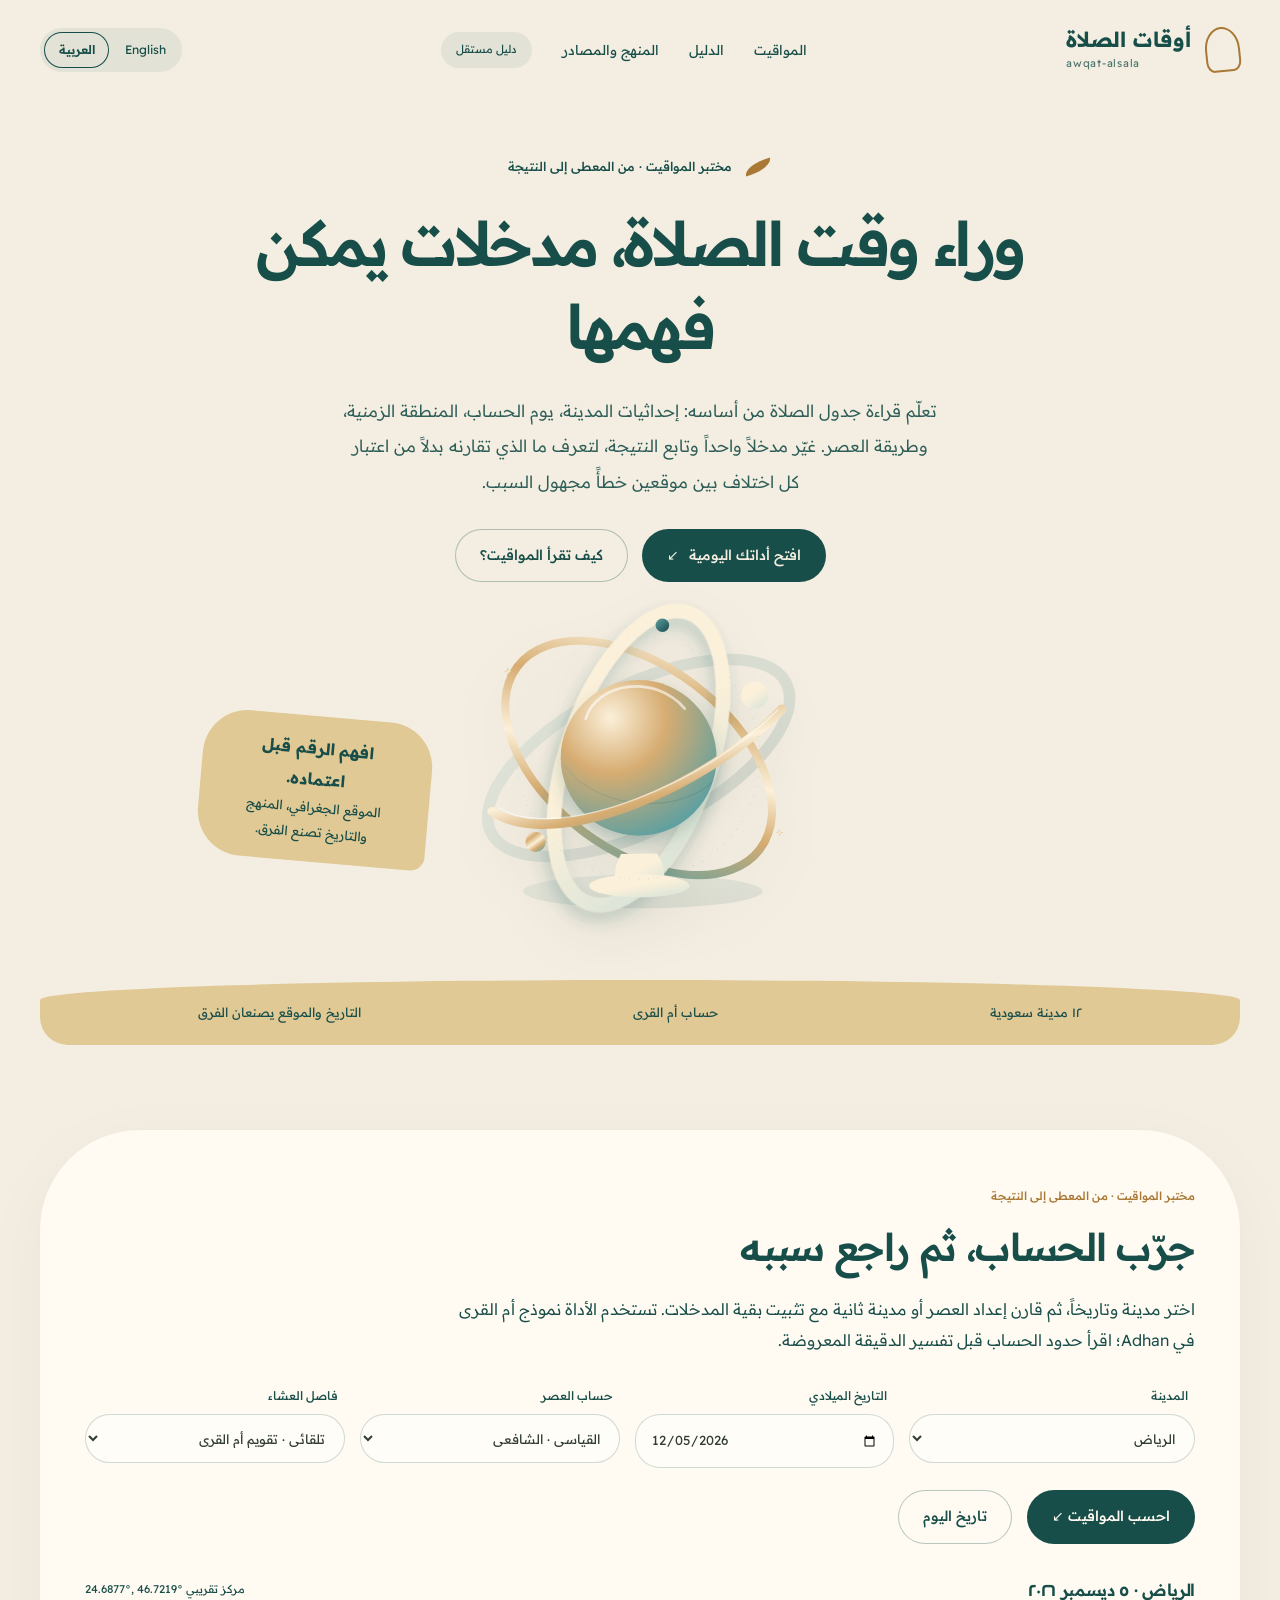
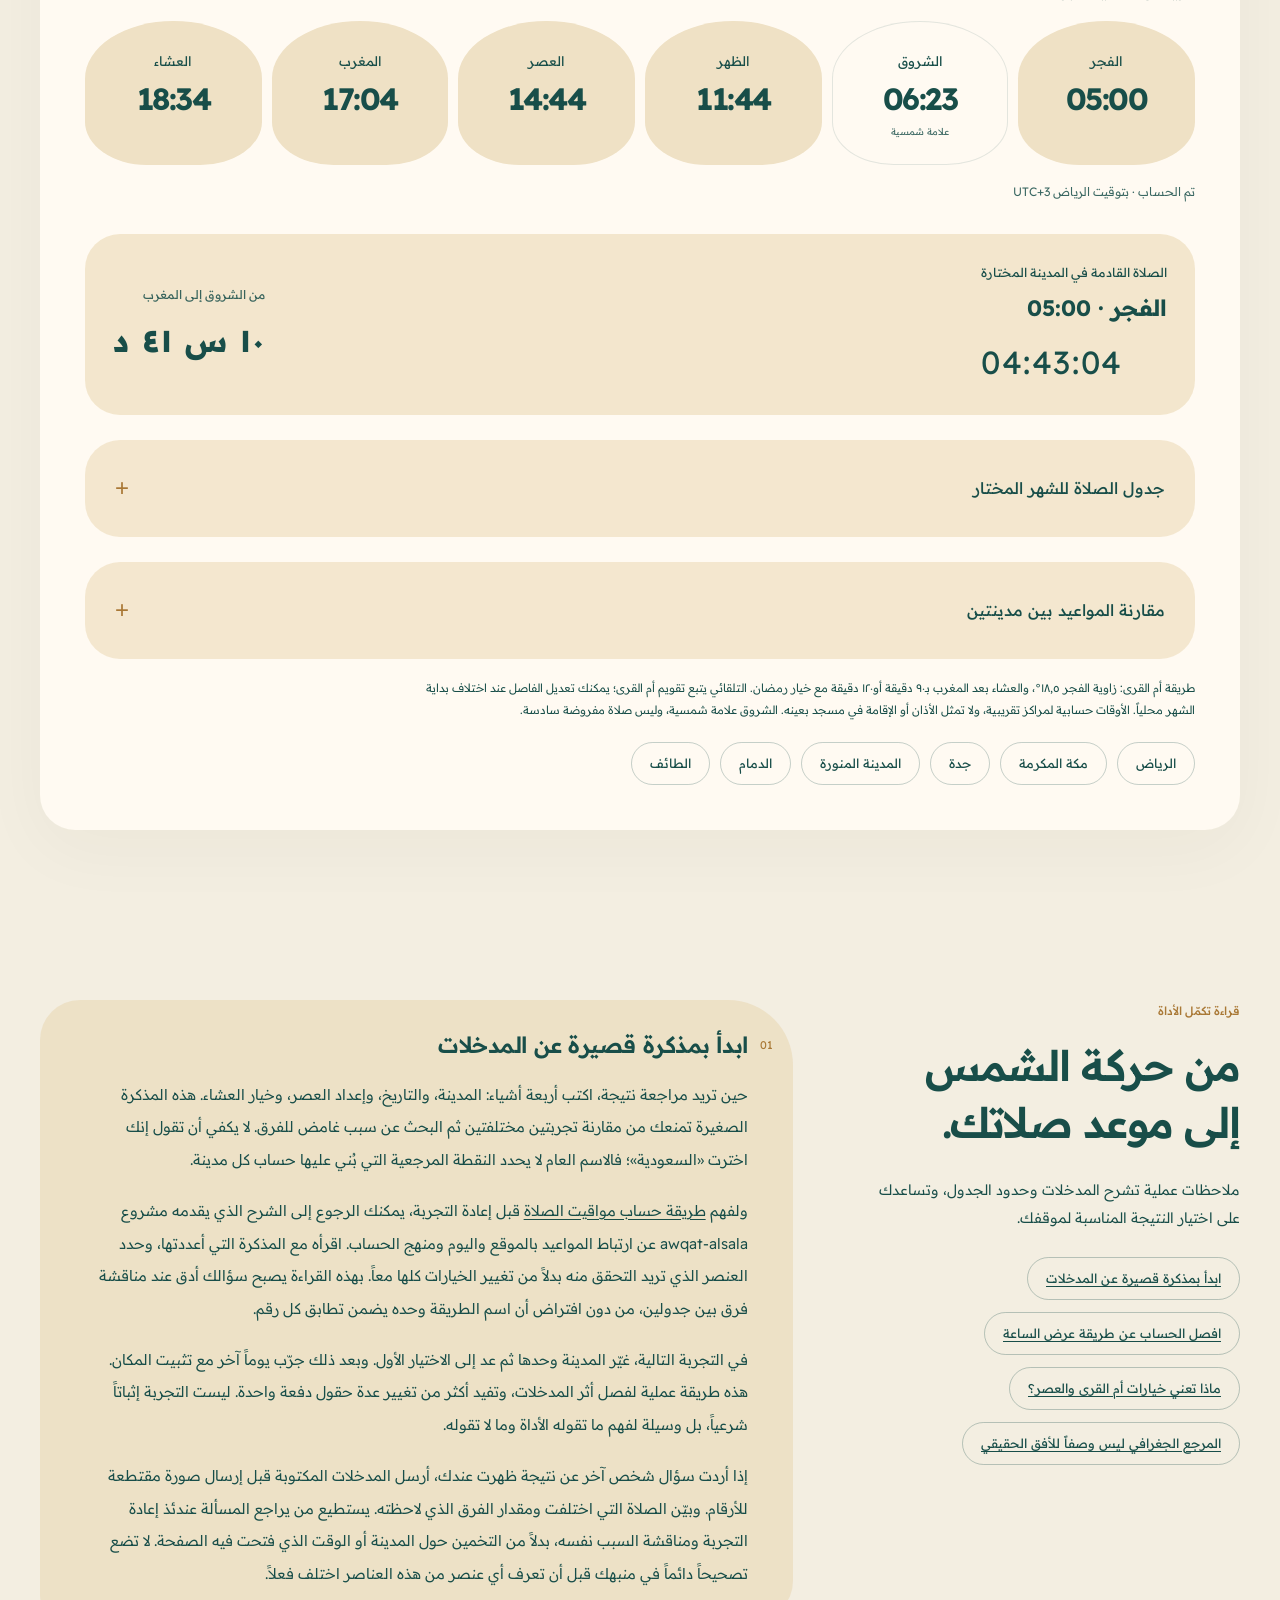
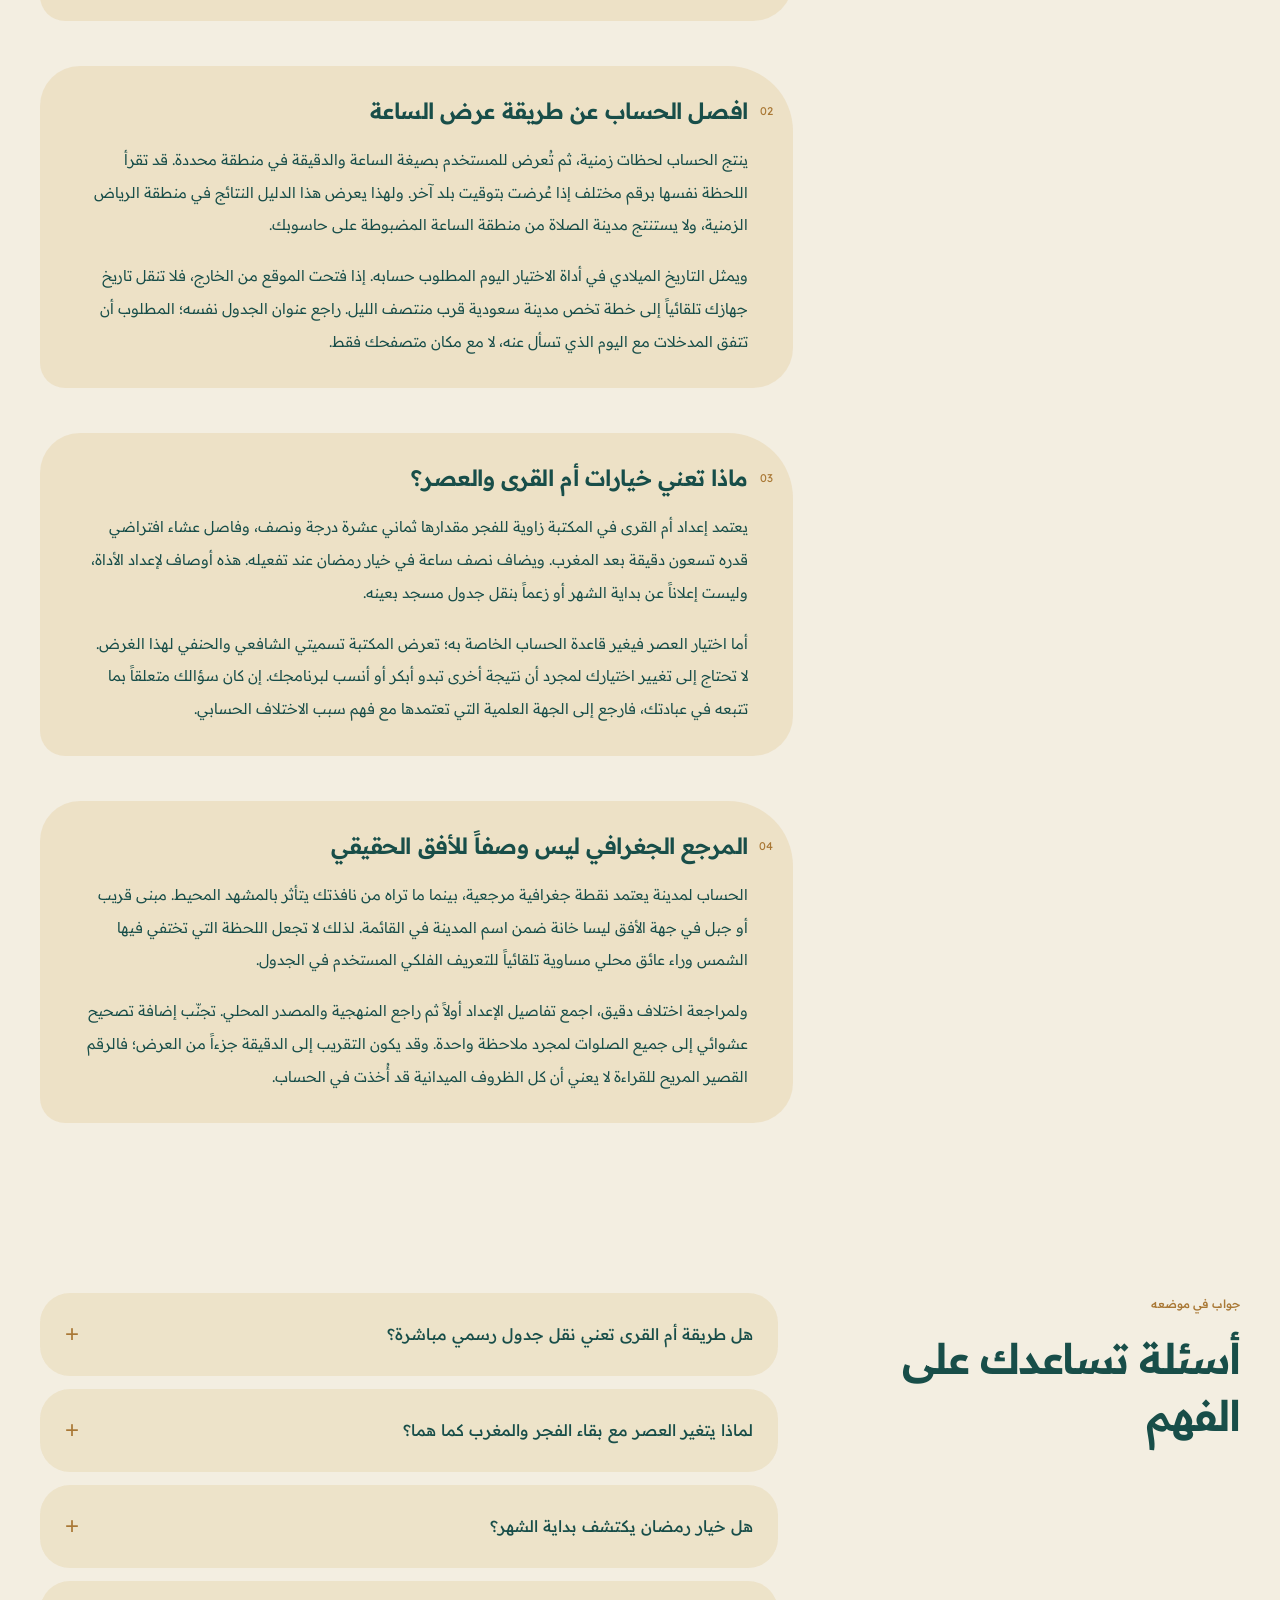
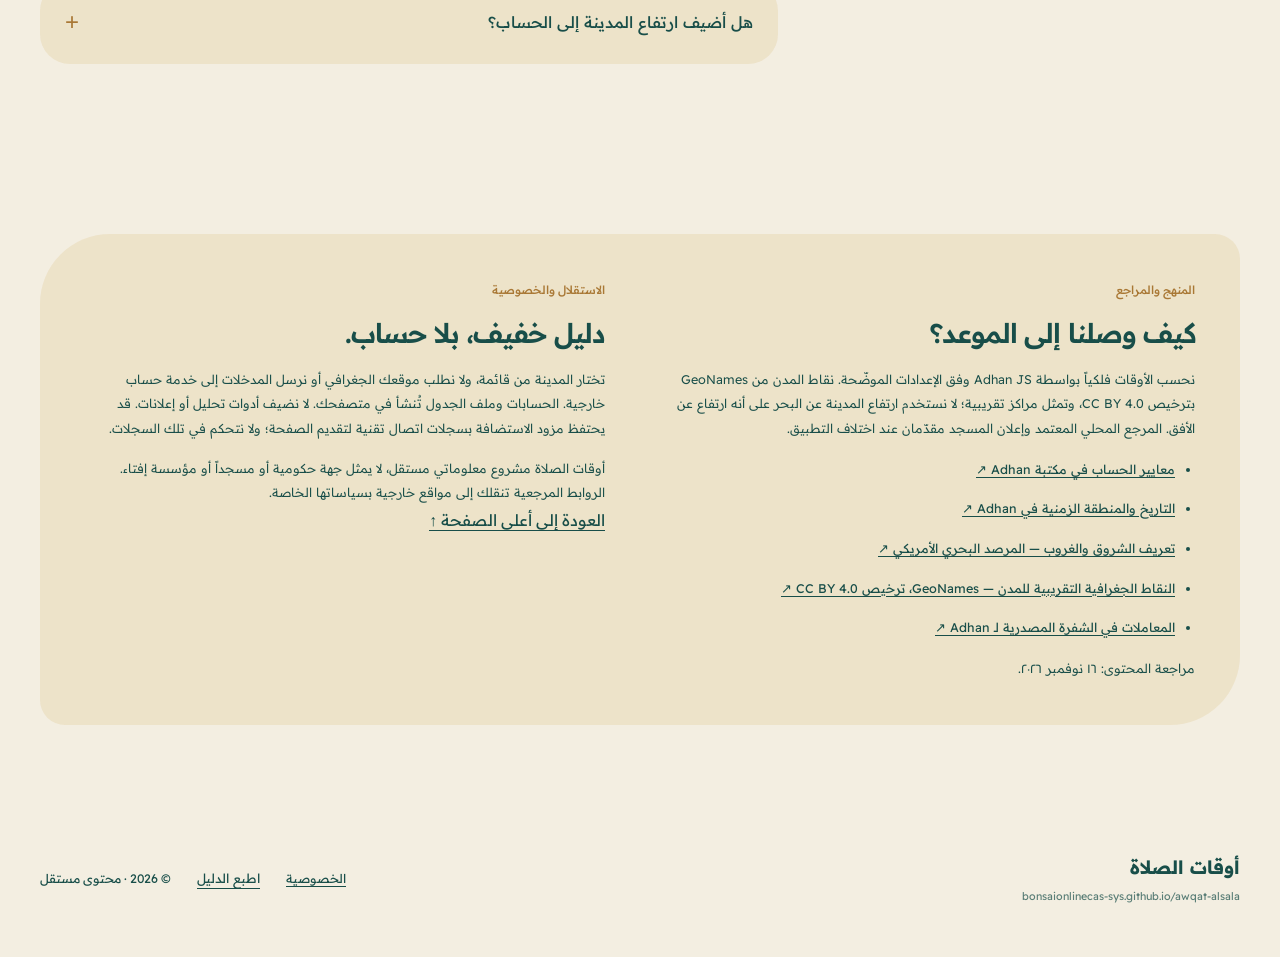
<file: index.html>
<!doctype html>
<html lang="ar" dir="rtl"><head><meta charset="utf-8"><meta name="viewport" content="width=device-width,initial-scale=1"><title>كيف تُحسب مواقيت الصلاة؟ المدينة والطريقة والتاريخ | awqat-alsala</title><meta name="description" content="تعلّم قراءة جدول الصلاة من أساسه: إحداثيات المدينة، يوم الحساب، المنطقة الزمنية، وطريقة العصر. غيّر مدخلاً واحداً وتابع النتيجة، لتعرف ما الذي تقارنه بدلاً من اعتبار كل اختلاف بين موقعي"><meta name="robots" content="index,follow,max-image-preview:large"><link rel="canonical" href="https://bonsaionlinecas-sys.github.io/awqat-alsala/"><meta name="theme-color" content="#f3eee1"><meta property="og:type" content="website"><meta property="og:title" content="كيف تُحسب مواقيت الصلاة؟ المدينة والطريقة والتاريخ | awqat-alsala"><meta property="og:description" content="تعلّم قراءة جدول الصلاة من أساسه: إحداثيات المدينة، يوم الحساب، المنطقة الزمنية، وطريقة العصر. غيّر مدخلاً واحداً وتابع النتيجة، لتعرف ما الذي تقارنه بدلاً من اعتبار كل اختلاف بين موقعي"><meta property="og:url" content="https://bonsaionlinecas-sys.github.io/awqat-alsala/"><meta property="og:locale" content="ar_SA"><meta name="twitter:card" content="summary"><link rel="icon" href="./assets/icon.svg" type="image/svg+xml"><link rel="preload" href="./assets/readex-pro.ttf" as="font" type="font/ttf" crossorigin=""><link rel="stylesheet" href="./assets/style.css"><script type="application/ld+json">{"@context":"https://schema.org","@graph":[{"@type":"WebSite","@id":"https://bonsaionlinecas-sys.github.io/awqat-alsala/#website","url":"https://bonsaionlinecas-sys.github.io/awqat-alsala/","name":"أوقات الصلاة","inLanguage":"ar"},{"@type":"WebPage","@id":"https://bonsaionlinecas-sys.github.io/awqat-alsala/#webpage","url":"https://bonsaionlinecas-sys.github.io/awqat-alsala/","name":"كيف تُحسب مواقيت الصلاة؟ المدينة والطريقة والتاريخ | awqat-alsala","description":"تعلّم قراءة جدول الصلاة من أساسه: إحداثيات المدينة، يوم الحساب، المنطقة الزمنية، وطريقة العصر. غيّر مدخلاً واحداً وتابع النتيجة، لتعرف ما الذي تقارنه بدلاً من اعتبار كل اختلاف بين موقعي","inLanguage":"ar","dateModified":"2026-11-16","isPartOf":{"@id":"https://bonsaionlinecas-sys.github.io/awqat-alsala/#website"},"hasPart":[{"@type":"CreativeWork","name":"ابدأ بمذكرة قصيرة عن المدخلات","url":"https://bonsaionlinecas-sys.github.io/awqat-alsala/#guide-0","inLanguage":"ar"},{"@type":"CreativeWork","name":"افصل الحساب عن طريقة عرض الساعة","url":"https://bonsaionlinecas-sys.github.io/awqat-alsala/#guide-1","inLanguage":"ar"},{"@type":"CreativeWork","name":"ماذا تعني خيارات أم القرى والعصر؟","url":"https://bonsaionlinecas-sys.github.io/awqat-alsala/#guide-2","inLanguage":"ar"},{"@type":"CreativeWork","name":"المرجع الجغرافي ليس وصفاً للأفق الحقيقي","url":"https://bonsaionlinecas-sys.github.io/awqat-alsala/#guide-3","inLanguage":"ar"}]}]}</script><script type="module" src="./assets/app.mjs"></script><link href="https://bonsaionlinecas-sys.github.io/awqat-alsala/" hreflang="ar" rel="alternate"><link href="https://bonsaionlinecas-sys.github.io/awqat-alsala/en/" hreflang="en" rel="alternate"><link href="https://bonsaionlinecas-sys.github.io/awqat-alsala/" hreflang="x-default" rel="alternate"><link href="./assets/languages.css" data-language-styles="" rel="stylesheet"></head><body class="awqat design-2" data-focus="calculation-method"><a href="#main" class="skip">انتقل إلى المحتوى</a><header class="site-header wrap"><a class="brand" href="#main" aria-label="أوقات الصلاة، الرئيسية"><span class="brand-mark" aria-hidden="true"></span><span><strong>أوقات الصلاة</strong><small>awqat-alsala</small></span></a><nav class="site-nav" aria-label="التنقل الرئيسي"><a href="#tool">المواقيت</a><a href="#guide">الدليل</a><a class="nav-method" href="#sources">المنهج والمصادر</a><span class="nav-tip">دليل مستقل</span></nav><nav class="language-switch" aria-label="تغيير اللغة"><a href="https://bonsaionlinecas-sys.github.io/awqat-alsala/" lang="ar" hreflang="ar" dir="rtl" aria-current="page">العربية</a><a href="https://bonsaionlinecas-sys.github.io/awqat-alsala/en/" lang="en" hreflang="en">English</a></nav></header><main id="main"><section class="hero wrap" aria-label="المواقيت والدليل" data-composition="orbits"><div class="hero-copy"><p class="eyebrow">مختبر المواقيت · من المعطى إلى النتيجة</p><h1>وراء وقت الصلاة، مدخلات يمكن فهمها</h1><p class="hero-intro">تعلّم قراءة جدول الصلاة من أساسه: إحداثيات المدينة، يوم الحساب، المنطقة الزمنية، وطريقة العصر. غيّر مدخلاً واحداً وتابع النتيجة، لتعرف ما الذي تقارنه بدلاً من اعتبار كل اختلاف بين موقعين خطأً مجهول السبب.</p><div class="hero-actions"><a class="btn" href="#tool">افتح أداتك اليومية <span aria-hidden="true">↙</span></a><a class="btn btn-quiet" href="#guide">كيف تقرأ المواقيت؟</a></div></div><div class="hero-art"><img src="./assets/hero.svg" alt="" width="640" height="560" fetchpriority="high"><p class="art-label">المدينة · التاريخ · طريقة الحساب</p><aside class="hero-detail"><strong>افهم الرقم قبل اعتماده.</strong>الموقع الجغرافي، المنهج والتاريخ تصنع الفرق.</aside></div></section><div class="top-ribbon wrap" aria-label="عن الدليل"><span>١٢ مدينة سعودية</span><span>حساب أم القرى</span><span>التاريخ والموقع يصنعان الفرق</span></div><section id="tool" class="section wrap"><div class="tool-panel"><div class="section-head"><span class="section-kicker">مختبر المواقيت · من المعطى إلى النتيجة</span><h2>جرّب الحساب، ثم راجع سببه</h2><p>اختر مدينة وتاريخاً، ثم قارن إعداد العصر أو مدينة ثانية مع تثبيت بقية المدخلات. تستخدم الأداة نموذج أم القرى في Adhan؛ اقرأ حدود الحساب قبل تفسير الدقيقة المعروضة.</p></div><form id="prayer-form"><div class="fields"><div class="field"><label for="city">المدينة</label><select name="city" id="city"><option value="riyadh" selected>الرياض</option><option value="makkah">مكة المكرمة</option><option value="jeddah">جدة</option><option value="madinah">المدينة المنورة</option><option value="dammam">الدمام</option><option value="taif">الطائف</option><option value="tabuk">تبوك</option><option value="buraydah">بريدة</option><option value="abha">أبها</option><option value="hail">حائل</option><option value="najran">نجران</option><option value="jazan">جازان</option></select></div><div class="field"><label for="date">التاريخ الميلادي</label><input type="date" name="date" id="date" value="2026-11-16" min="2020-01-01" max="2035-12-31" required></div><div class="field"><label for="asr">حساب العصر</label><select name="asr" id="asr"><option value="shafi">القياسي · الشافعي</option><option value="hanafi">الحنفي</option></select></div><div class="field"><label for="ramadan">فاصل العشاء</label><select name="ramadan" id="ramadan"><option value="auto">تلقائي · تقويم أم القرى</option><option value="off">٩٠ دقيقة</option><option value="on">١٢٠ دقيقة · رمضان</option></select></div></div><div class="form-actions"><button type="submit" class="btn" disabled>احسب المواقيت ↙</button><button type="button" class="btn btn-quiet" id="today-button">تاريخ اليوم</button><p id="form-error" class="form-error" role="alert"></p></div></form><div class="schedule-heading"><h3 id="schedule-title">الرياض · ١٦ نوفمبر ٢٠٢٦</h3><span class="coordinate-note">مركز تقريبي <bdi id="coordinates">24.6877°, 46.7219°</bdi></span></div><div class="times-row"><div class="time-pill"><span>الفجر</span><strong data-prayer="fajr">04:49</strong></div><div class="time-pill sunrise"><span>الشروق</span><strong data-prayer="sunrise">06:10</strong><small>علامة شمسية</small></div><div class="time-pill"><span>الظهر</span><strong data-prayer="dhuhr">11:38</strong></div><div class="time-pill"><span>العصر</span><strong data-prayer="asr">14:44</strong></div><div class="time-pill"><span>المغرب</span><strong data-prayer="maghrib">17:06</strong></div><div class="time-pill"><span>العشاء</span><strong data-prayer="isha">18:36</strong></div></div><p class="form-status" id="result-status" role="status">جدول محسوب للتاريخ المعروض · بتوقيت الرياض UTC+3</p><div class="result-extras"><div class="next-widget"><span>الصلاة القادمة في المدينة المختارة</span><strong id="next-prayer">العصر · 14:44</strong><bdi class="countdown" id="next-countdown">اختر اليوم للعدّ التنازلي</bdi></div><div><span class="small-note">من الشروق إلى المغرب</span><strong class="countdown" id="daylight-result">10 س 56 د</strong></div></div><details class="calendar-details"><summary>جدول الصلاة للشهر المختار</summary><p class="small-note" id="month-caption">الجدول الشهري · الرياض · نوفمبر ٢٠٢٦</p><div class="table-shell" tabindex="0" role="region" aria-label="جدول المواقيت الشهري، يمكن تمريره أفقياً"><table class="month-table"><thead><tr><th scope="col">اليوم</th><th scope="col">الفجر</th><th scope="col">الشروق</th><th scope="col">الظهر</th><th scope="col">العصر</th><th scope="col">المغرب</th><th scope="col">العشاء</th></tr></thead><tbody id="month-body"><tr><td>1</td><td><bdi>04:41</bdi></td><td><bdi>06:00</bdi></td><td><bdi>11:37</bdi></td><td><bdi>14:49</bdi></td><td><bdi>17:13</bdi></td><td><bdi>18:43</bdi></td></tr><tr><td>2</td><td><bdi>04:41</bdi></td><td><bdi>06:01</bdi></td><td><bdi>11:37</bdi></td><td><bdi>14:48</bdi></td><td><bdi>17:12</bdi></td><td><bdi>18:42</bdi></td></tr><tr><td>3</td><td><bdi>04:42</bdi></td><td><bdi>06:01</bdi></td><td><bdi>11:37</bdi></td><td><bdi>14:48</bdi></td><td><bdi>17:12</bdi></td><td><bdi>18:42</bdi></td></tr><tr><td>4</td><td><bdi>04:42</bdi></td><td><bdi>06:02</bdi></td><td><bdi>11:37</bdi></td><td><bdi>14:48</bdi></td><td><bdi>17:11</bdi></td><td><bdi>18:41</bdi></td></tr><tr><td>5</td><td><bdi>04:43</bdi></td><td><bdi>06:02</bdi></td><td><bdi>11:37</bdi></td><td><bdi>14:47</bdi></td><td><bdi>17:11</bdi></td><td><bdi>18:41</bdi></td></tr><tr><td>6</td><td><bdi>04:43</bdi></td><td><bdi>06:03</bdi></td><td><bdi>11:37</bdi></td><td><bdi>14:47</bdi></td><td><bdi>17:10</bdi></td><td><bdi>18:40</bdi></td></tr><tr><td>7</td><td><bdi>04:44</bdi></td><td><bdi>06:04</bdi></td><td><bdi>11:37</bdi></td><td><bdi>14:46</bdi></td><td><bdi>17:10</bdi></td><td><bdi>18:40</bdi></td></tr><tr><td>8</td><td><bdi>04:44</bdi></td><td><bdi>06:04</bdi></td><td><bdi>11:37</bdi></td><td><bdi>14:46</bdi></td><td><bdi>17:09</bdi></td><td><bdi>18:39</bdi></td></tr><tr><td>9</td><td><bdi>04:45</bdi></td><td><bdi>06:05</bdi></td><td><bdi>11:37</bdi></td><td><bdi>14:46</bdi></td><td><bdi>17:09</bdi></td><td><bdi>18:39</bdi></td></tr><tr><td>10</td><td><bdi>04:45</bdi></td><td><bdi>06:06</bdi></td><td><bdi>11:37</bdi></td><td><bdi>14:45</bdi></td><td><bdi>17:08</bdi></td><td><bdi>18:38</bdi></td></tr><tr><td>11</td><td><bdi>04:46</bdi></td><td><bdi>06:06</bdi></td><td><bdi>11:37</bdi></td><td><bdi>14:45</bdi></td><td><bdi>17:08</bdi></td><td><bdi>18:38</bdi></td></tr><tr><td>12</td><td><bdi>04:46</bdi></td><td><bdi>06:07</bdi></td><td><bdi>11:37</bdi></td><td><bdi>14:45</bdi></td><td><bdi>17:07</bdi></td><td><bdi>18:37</bdi></td></tr><tr><td>13</td><td><bdi>04:47</bdi></td><td><bdi>06:08</bdi></td><td><bdi>11:37</bdi></td><td><bdi>14:45</bdi></td><td><bdi>17:07</bdi></td><td><bdi>18:37</bdi></td></tr><tr><td>14</td><td><bdi>04:47</bdi></td><td><bdi>06:08</bdi></td><td><bdi>11:38</bdi></td><td><bdi>14:44</bdi></td><td><bdi>17:06</bdi></td><td><bdi>18:36</bdi></td></tr><tr><td>15</td><td><bdi>04:48</bdi></td><td><bdi>06:09</bdi></td><td><bdi>11:38</bdi></td><td><bdi>14:44</bdi></td><td><bdi>17:06</bdi></td><td><bdi>18:36</bdi></td></tr><tr><td>16</td><td><bdi>04:49</bdi></td><td><bdi>06:10</bdi></td><td><bdi>11:38</bdi></td><td><bdi>14:44</bdi></td><td><bdi>17:06</bdi></td><td><bdi>18:36</bdi></td></tr><tr><td>17</td><td><bdi>04:49</bdi></td><td><bdi>06:10</bdi></td><td><bdi>11:38</bdi></td><td><bdi>14:44</bdi></td><td><bdi>17:05</bdi></td><td><bdi>18:35</bdi></td></tr><tr><td>18</td><td><bdi>04:50</bdi></td><td><bdi>06:11</bdi></td><td><bdi>11:38</bdi></td><td><bdi>14:44</bdi></td><td><bdi>17:05</bdi></td><td><bdi>18:35</bdi></td></tr><tr><td>19</td><td><bdi>04:50</bdi></td><td><bdi>06:12</bdi></td><td><bdi>11:38</bdi></td><td><bdi>14:43</bdi></td><td><bdi>17:05</bdi></td><td><bdi>18:35</bdi></td></tr><tr><td>20</td><td><bdi>04:51</bdi></td><td><bdi>06:13</bdi></td><td><bdi>11:39</bdi></td><td><bdi>14:43</bdi></td><td><bdi>17:05</bdi></td><td><bdi>18:35</bdi></td></tr><tr><td>21</td><td><bdi>04:52</bdi></td><td><bdi>06:13</bdi></td><td><bdi>11:39</bdi></td><td><bdi>14:43</bdi></td><td><bdi>17:04</bdi></td><td><bdi>18:34</bdi></td></tr><tr><td>22</td><td><bdi>04:52</bdi></td><td><bdi>06:14</bdi></td><td><bdi>11:39</bdi></td><td><bdi>14:43</bdi></td><td><bdi>17:04</bdi></td><td><bdi>18:34</bdi></td></tr><tr><td>23</td><td><bdi>04:53</bdi></td><td><bdi>06:15</bdi></td><td><bdi>11:39</bdi></td><td><bdi>14:43</bdi></td><td><bdi>17:04</bdi></td><td><bdi>18:34</bdi></td></tr><tr><td>24</td><td><bdi>04:53</bdi></td><td><bdi>06:15</bdi></td><td><bdi>11:40</bdi></td><td><bdi>14:43</bdi></td><td><bdi>17:04</bdi></td><td><bdi>18:34</bdi></td></tr><tr><td>25</td><td><bdi>04:54</bdi></td><td><bdi>06:16</bdi></td><td><bdi>11:40</bdi></td><td><bdi>14:43</bdi></td><td><bdi>17:04</bdi></td><td><bdi>18:34</bdi></td></tr><tr><td>26</td><td><bdi>04:55</bdi></td><td><bdi>06:17</bdi></td><td><bdi>11:40</bdi></td><td><bdi>14:43</bdi></td><td><bdi>17:04</bdi></td><td><bdi>18:34</bdi></td></tr><tr><td>27</td><td><bdi>04:55</bdi></td><td><bdi>06:18</bdi></td><td><bdi>11:41</bdi></td><td><bdi>14:43</bdi></td><td><bdi>17:04</bdi></td><td><bdi>18:34</bdi></td></tr><tr><td>28</td><td><bdi>04:56</bdi></td><td><bdi>06:18</bdi></td><td><bdi>11:41</bdi></td><td><bdi>14:43</bdi></td><td><bdi>17:04</bdi></td><td><bdi>18:34</bdi></td></tr><tr><td>29</td><td><bdi>04:56</bdi></td><td><bdi>06:19</bdi></td><td><bdi>11:41</bdi></td><td><bdi>14:43</bdi></td><td><bdi>17:04</bdi></td><td><bdi>18:34</bdi></td></tr><tr><td>30</td><td><bdi>04:57</bdi></td><td><bdi>06:20</bdi></td><td><bdi>11:42</bdi></td><td><bdi>14:43</bdi></td><td><bdi>17:04</bdi></td><td><bdi>18:34</bdi></td></tr></tbody></table></div><button class="btn btn-quiet" id="download-calendar" type="button">احفظ الجدول CSV ↓</button><p class="small-note">قابل للفتح في برامج الجداول. راجع المدينة والتاريخ قبل الطباعة أو الحفظ.</p></details><details class="calendar-details"><summary>مقارنة المواعيد بين مدينتين</summary><div class="compare-panel"><div><span class="section-kicker">مدينتان، تاريخ واحد</span><h3>قارن المواعيد قبل أن تخطط</h3><p class="small-note">الفرق يوضح وقت المدينة الثانية مقارنة بالأولى، ولا يمثل مدة طريق.</p><div class="field" style="margin-top:18px"><label for="compare-city">المدينة الثانية</label><select id="compare-city"><option value="riyadh">الرياض</option><option value="makkah">مكة المكرمة</option><option value="jeddah" selected>جدة</option><option value="madinah">المدينة المنورة</option><option value="dammam">الدمام</option><option value="taif">الطائف</option><option value="tabuk">تبوك</option><option value="buraydah">بريدة</option><option value="abha">أبها</option><option value="hail">حائل</option><option value="najran">نجران</option><option value="jazan">جازان</option></select></div></div><div><p class="small-note" id="comparison-label">الرياض ← جدة · ١٦ نوفمبر ٢٠٢٦</p><div class="comparison-rows"><div class="comparison-row" data-comparison="fajr"><span>الفجر</span><bdi data-city-a="">04:49</bdi><bdi data-city-b="">05:16</bdi><small data-difference="">27 د لاحقاً</small></div><div class="comparison-row" data-comparison="dhuhr"><span>الظهر</span><bdi data-city-a="">11:38</bdi><bdi data-city-b="">12:08</bdi><small data-difference="">30 د لاحقاً</small></div><div class="comparison-row" data-comparison="asr"><span>العصر</span><bdi data-city-a="">14:44</bdi><bdi data-city-b="">15:18</bdi><small data-difference="">34 د لاحقاً</small></div><div class="comparison-row" data-comparison="maghrib"><span>المغرب</span><bdi data-city-a="">17:06</bdi><bdi data-city-b="">17:41</bdi><small data-difference="">35 د لاحقاً</small></div><div class="comparison-row" data-comparison="isha"><span>العشاء</span><bdi data-city-a="">18:36</bdi><bdi data-city-b="">19:11</bdi><small data-difference="">35 د لاحقاً</small></div></div></div></div></details><p class="tool-footnote">طريقة أم القرى: زاوية الفجر ١٨٫٥°، والعشاء بعد المغرب بـ٩٠ دقيقة أو١٢٠ دقيقة مع خيار رمضان. التلقائي يتبع تقويم أم القرى؛ يمكنك تعديل الفاصل عند اختلاف بداية الشهر محلياً. الأوقات حسابية لمراكز تقريبية، ولا تمثل الأذان أو الإقامة في مسجد بعينه. الشروق علامة شمسية، وليس صلاة مفروضة سادسة.</p><div class="city-pills" aria-label="اختيار سريع للمدينة"><button type="button" class="chip" data-city-pick="riyadh">الرياض</button><button type="button" class="chip" data-city-pick="makkah">مكة المكرمة</button><button type="button" class="chip" data-city-pick="jeddah">جدة</button><button type="button" class="chip" data-city-pick="madinah">المدينة المنورة</button><button type="button" class="chip" data-city-pick="dammam">الدمام</button><button type="button" class="chip" data-city-pick="taif">الطائف</button></div><noscript><p>الجدول أعلاه محسوب ليوم ١٦ نوفمبر ٢٠٢٦. لاختيار يوم أو مدينة أخرى، فعّل JavaScript. الدليل والمصادر متاحان دون تشغيله.</p></noscript></div></section><section id="guide" class="section wrap"><div class="guide-layout"><div class="guide-title"><span class="section-kicker">قراءة تكمّل الأداة</span><h2>من حركة الشمس إلى موعد صلاتك.</h2><p>ملاحظات عملية تشرح المدخلات وحدود الجدول، وتساعدك على اختيار النتيجة المناسبة لموقفك.</p><div class="reading-strip"><a class="chip" href="#guide-0">ابدأ بمذكرة قصيرة عن المدخلات</a><a class="chip" href="#guide-1">افصل الحساب عن طريقة عرض الساعة</a><a class="chip" href="#guide-2">ماذا تعني خيارات أم القرى والعصر؟</a><a class="chip" href="#guide-3">المرجع الجغرافي ليس وصفاً للأفق الحقيقي</a></div></div><div class="guide-list"><article class="guide-article" id="guide-0"><span class="article-number" aria-hidden="true">01</span><h3>ابدأ بمذكرة قصيرة عن المدخلات</h3><p>حين تريد مراجعة نتيجة، اكتب أربعة أشياء: المدينة، والتاريخ، وإعداد العصر، وخيار العشاء. هذه المذكرة الصغيرة تمنعك من مقارنة تجربتين مختلفتين ثم البحث عن سبب غامض للفرق. لا يكفي أن تقول إنك اخترت «السعودية»؛ فالاسم العام لا يحدد النقطة المرجعية التي بُني عليها حساب كل مدينة.</p>
<p class="project-reference" data-project-reference="awqat-alsala" lang="ar">ولفهم <a style="text-decoration:underline;text-underline-offset:.2em" href="https://awqat-alsala.com/">طريقة حساب مواقيت الصلاة</a> قبل إعادة التجربة، يمكنك الرجوع إلى الشرح الذي يقدمه مشروع awqat-alsala عن ارتباط المواعيد بالموقع واليوم ومنهج الحساب. اقرأه مع المذكرة التي أعددتها، وحدد العنصر الذي تريد التحقق منه بدلاً من تغيير الخيارات كلها معاً. بهذه القراءة يصبح سؤالك أدق عند مناقشة فرق بين جدولين، من دون افتراض أن اسم الطريقة وحده يضمن تطابق كل رقم.</p><p>في التجربة التالية، غيّر المدينة وحدها ثم عد إلى الاختيار الأول. وبعد ذلك جرّب يوماً آخر مع تثبيت المكان. هذه طريقة عملية لفصل أثر المدخلات، وتفيد أكثر من تغيير عدة حقول دفعة واحدة. ليست التجربة إثباتاً شرعياً، بل وسيلة لفهم ما تقوله الأداة وما لا تقوله.</p><p>إذا أردت سؤال شخص آخر عن نتيجة ظهرت عندك، أرسل المدخلات المكتوبة قبل إرسال صورة مقتطعة للأرقام. وبيّن الصلاة التي اختلفت ومقدار الفرق الذي لاحظته. يستطيع من يراجع المسألة عندئذ إعادة التجربة ومناقشة السبب نفسه، بدلاً من التخمين حول المدينة أو الوقت الذي فتحت فيه الصفحة. لا تضع تصحيحاً دائماً في منبهك قبل أن تعرف أي عنصر من هذه العناصر اختلف فعلاً.</p></article><article class="guide-article" id="guide-1"><span class="article-number" aria-hidden="true">02</span><h3>افصل الحساب عن طريقة عرض الساعة</h3><p>ينتج الحساب لحظات زمنية، ثم تُعرض للمستخدم بصيغة الساعة والدقيقة في منطقة محددة. قد تقرأ اللحظة نفسها برقم مختلف إذا عُرضت بتوقيت بلد آخر. ولهذا يعرض هذا الدليل النتائج في منطقة الرياض الزمنية، ولا يستنتج مدينة الصلاة من منطقة الساعة المضبوطة على حاسوبك.</p><p>ويمثل التاريخ الميلادي في أداة الاختيار اليوم المطلوب حسابه. إذا فتحت الموقع من الخارج، فلا تنقل تاريخ جهازك تلقائياً إلى خطة تخص مدينة سعودية قرب منتصف الليل. راجع عنوان الجدول نفسه؛ المطلوب أن تتفق المدخلات مع اليوم الذي تسأل عنه، لا مع مكان متصفحك فقط.</p></article><article class="guide-article" id="guide-2"><span class="article-number" aria-hidden="true">03</span><h3>ماذا تعني خيارات أم القرى والعصر؟</h3><p>يعتمد إعداد أم القرى في المكتبة زاوية للفجر مقدارها ثماني عشرة درجة ونصف، وفاصل عشاء افتراضي قدره تسعون دقيقة بعد المغرب. ويضاف نصف ساعة في خيار رمضان عند تفعيله. هذه أوصاف لإعداد الأداة، وليست إعلاناً عن بداية الشهر أو زعماً بنقل جدول مسجد بعينه.</p><p>أما اختيار العصر فيغير قاعدة الحساب الخاصة به؛ تعرض المكتبة تسميتي الشافعي والحنفي لهذا الغرض. لا تحتاج إلى تغيير اختيارك لمجرد أن نتيجة أخرى تبدو أبكر أو أنسب لبرنامجك. إن كان سؤالك متعلقاً بما تتبعه في عبادتك، فارجع إلى الجهة العلمية التي تعتمدها مع فهم سبب الاختلاف الحسابي.</p></article><article class="guide-article" id="guide-3"><span class="article-number" aria-hidden="true">04</span><h3>المرجع الجغرافي ليس وصفاً للأفق الحقيقي</h3><p>الحساب لمدينة يعتمد نقطة جغرافية مرجعية، بينما ما تراه من نافذتك يتأثر بالمشهد المحيط. مبنى قريب أو جبل في جهة الأفق ليسا خانة ضمن اسم المدينة في القائمة. لذلك لا تجعل اللحظة التي تختفي فيها الشمس وراء عائق محلي مساوية تلقائياً للتعريف الفلكي المستخدم في الجدول.</p><p>ولمراجعة اختلاف دقيق، اجمع تفاصيل الإعداد أولاً ثم راجع المنهجية والمصدر المحلي. تجنّب إضافة تصحيح عشوائي إلى جميع الصلوات لمجرد ملاحظة واحدة. وقد يكون التقريب إلى الدقيقة جزءاً من العرض؛ فالرقم القصير المريح للقراءة لا يعني أن كل الظروف الميدانية قد أُخذت في الحساب.</p></article></div></div></section><section id="faq" class="section wrap"><div class="faq-layout"><div><span class="section-kicker">جواب في موضعه</span><h2>أسئلة تساعدك على الفهم</h2></div><div class="faq-list"><details><summary>هل طريقة أم القرى تعني نقل جدول رسمي مباشرة؟</summary><p>اسم الطريقة هنا يصف معاملات حساب في مكتبة Adhan. لا تتصل الأداة بميكروفون مسجد ولا تنسخ إعلان إقامته، ولا تدّعي أن كل جهة محلية تستخدم الإعدادات نفسها دون تعديل.</p></details><details><summary>لماذا يتغير العصر مع بقاء الفجر والمغرب كما هما؟</summary><p>اختيار العصر يخص قاعدة ذلك الحساب. لفهم التجربة، أبق المدينة والتاريخ وبقية الخيارات ثابتة، ثم انظر إلى السطر الذي يرتبط بالإعداد الذي غيّرته.</p></details><details><summary>هل خيار رمضان يكتشف بداية الشهر؟</summary><p>لا، إنه يختار تعديلاً محدداً للعشاء. تأكد من التقويم أو الإعلان الذي تعتمد عليه لتحديد اليوم، ولا تتخذ حالة الزر في الموقع دليلاً على ثبوت الشهر.</p></details><details><summary>هل أضيف ارتفاع المدينة إلى الحساب؟</summary><p>لا تُعامل ارتفاع المدينة عن سطح البحر على أنه ارتفاع عن الأفق المرئي. هذا فرق تقني مهم؛ يترك حسابنا المرجعي هذا التصحيح عند قيمته الافتراضية بدلاً من تخمينه.</p></details></div></div></section><section id="sources" class="section wrap"><div class="sources-layout"><div><span class="section-kicker">المنهج والمراجع</span><h2>كيف وصلنا إلى الموعد؟</h2><p>نحسب الأوقات فلكياً بواسطة Adhan JS وفق الإعدادات الموضّحة. نقاط المدن من GeoNames بترخيص CC BY 4.0، وتمثل مراكز تقريبية؛ لا نستخدم ارتفاع المدينة عن البحر على أنه ارتفاع عن الأفق. المرجع المحلي المعتمد وإعلان المسجد مقدّمان عند اختلاف التطبيق.</p><ul><li><a href="https://github.com/batoulapps/adhan-js/blob/develop/METHODS.md" target="_blank" rel="noopener noreferrer">معايير الحساب في مكتبة Adhan ↗</a></li><li><a href="https://github.com/batoulapps/adhan-js/blob/develop/README.md" target="_blank" rel="noopener noreferrer">التاريخ والمنطقة الزمنية في Adhan ↗</a></li><li><a href="https://aa.usno.navy.mil/faq/RST_defs" target="_blank" rel="noopener noreferrer">تعريف الشروق والغروب — المرصد البحري الأمريكي ↗</a></li><li><a href="https://www.geonames.org/" target="_blank" rel="noopener noreferrer">النقاط الجغرافية التقريبية للمدن — GeoNames، ترخيص CC BY 4.0 ↗</a></li><li><a href="https://github.com/batoulapps/adhan-js/blob/develop/src/CalculationMethod.ts" target="_blank" rel="noopener noreferrer">المعاملات في الشفرة المصدرية لـ Adhan ↗</a></li></ul><p>مراجعة المحتوى: ١٦ نوفمبر ٢٠٢٦.</p></div><div id="privacy"><span class="section-kicker">الاستقلال والخصوصية</span><h2>دليل خفيف، بلا حساب.</h2><p>تختار المدينة من قائمة، ولا نطلب موقعك الجغرافي أو نرسل المدخلات إلى خدمة حساب خارجية. الحسابات وملف الجدول تُنشأ في متصفحك. لا نضيف أدوات تحليل أو إعلانات. قد يحتفظ مزود الاستضافة بسجلات اتصال تقنية لتقديم الصفحة؛ ولا نتحكم في تلك السجلات.</p><p>أوقات الصلاة مشروع معلوماتي مستقل، لا يمثل جهة حكومية أو مسجداً أو مؤسسة إفتاء. الروابط المرجعية تنقلك إلى مواقع خارجية بسياساتها الخاصة.</p><a href="#main">العودة إلى أعلى الصفحة ↑</a></div></div></section></main><footer class="site-footer wrap"><div><strong>أوقات الصلاة</strong><small>bonsaionlinecas-sys.github.io/awqat-alsala</small></div><div class="footer-actions"><a href="#privacy">الخصوصية</a><button type="button" class="text-button" id="print-page">اطبع الدليل</button><span>© 2026 · محتوى مستقل</span></div></footer></body></html>
</file>
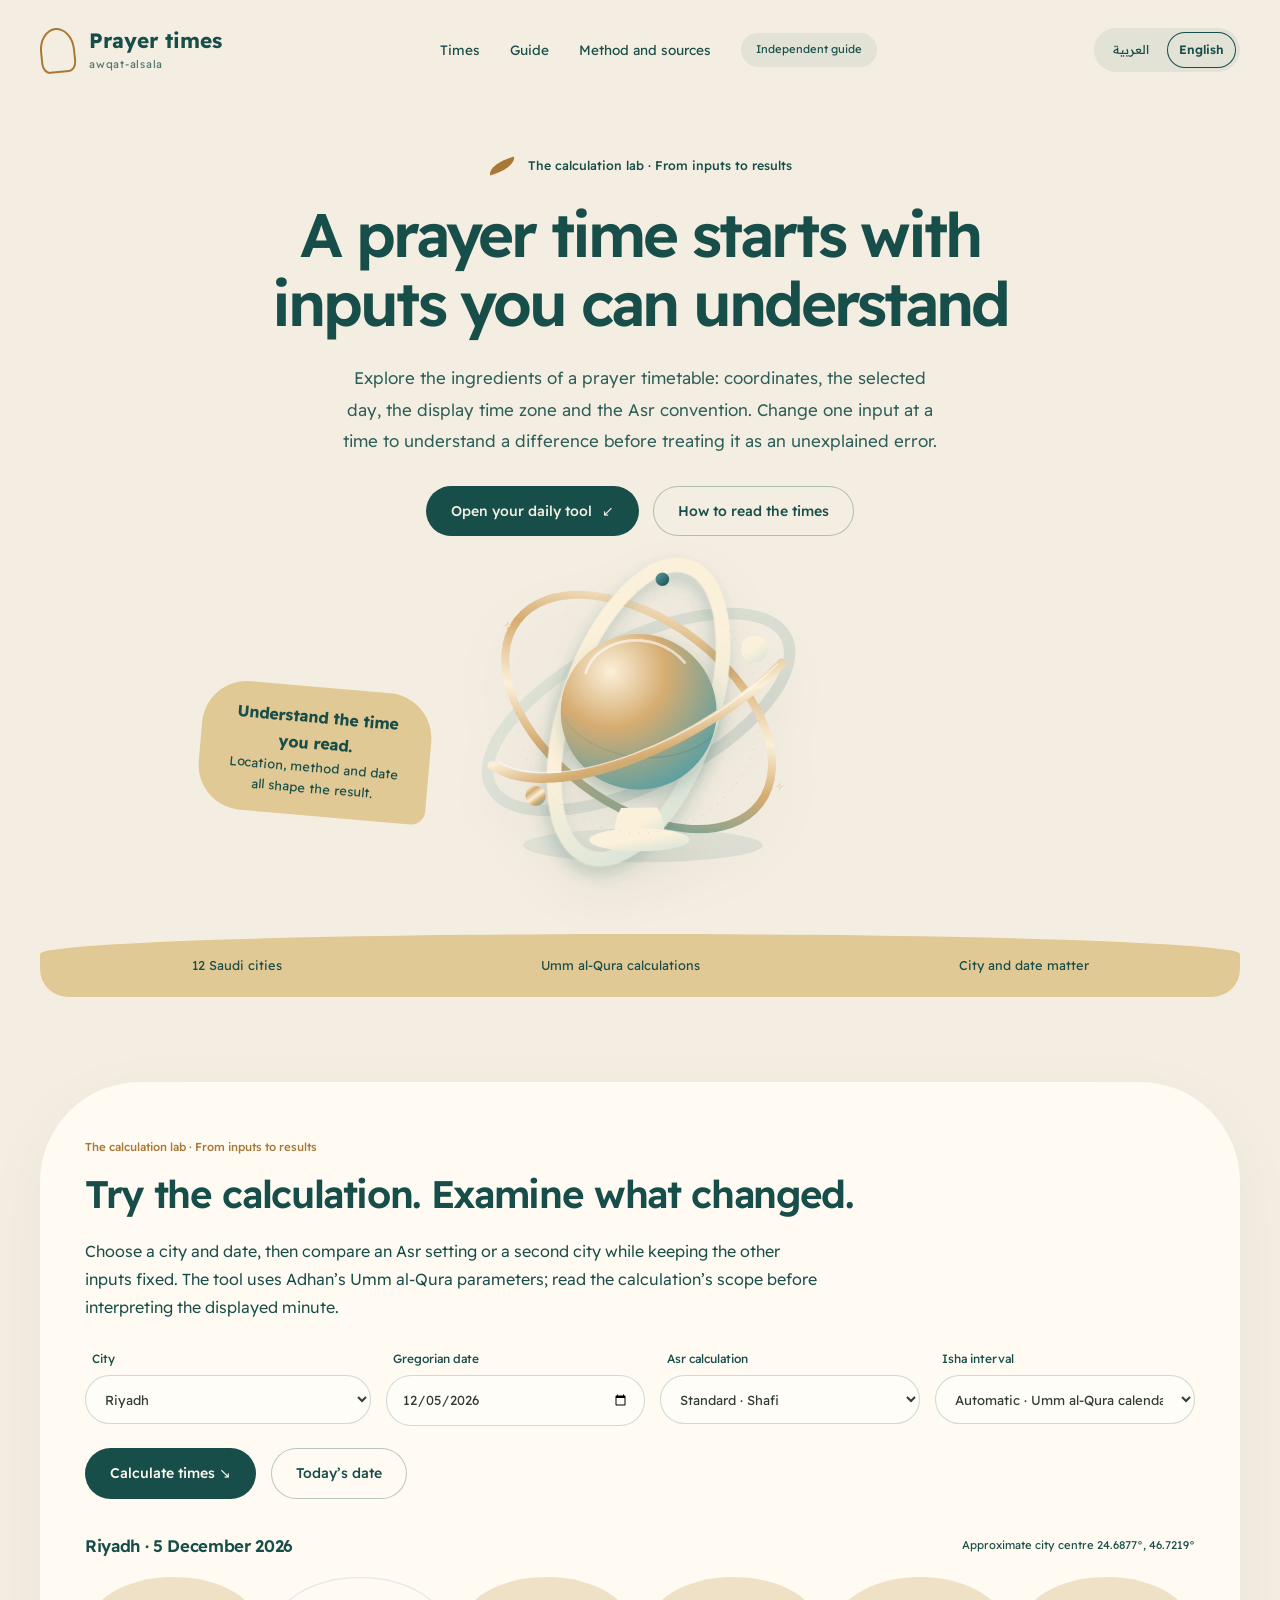
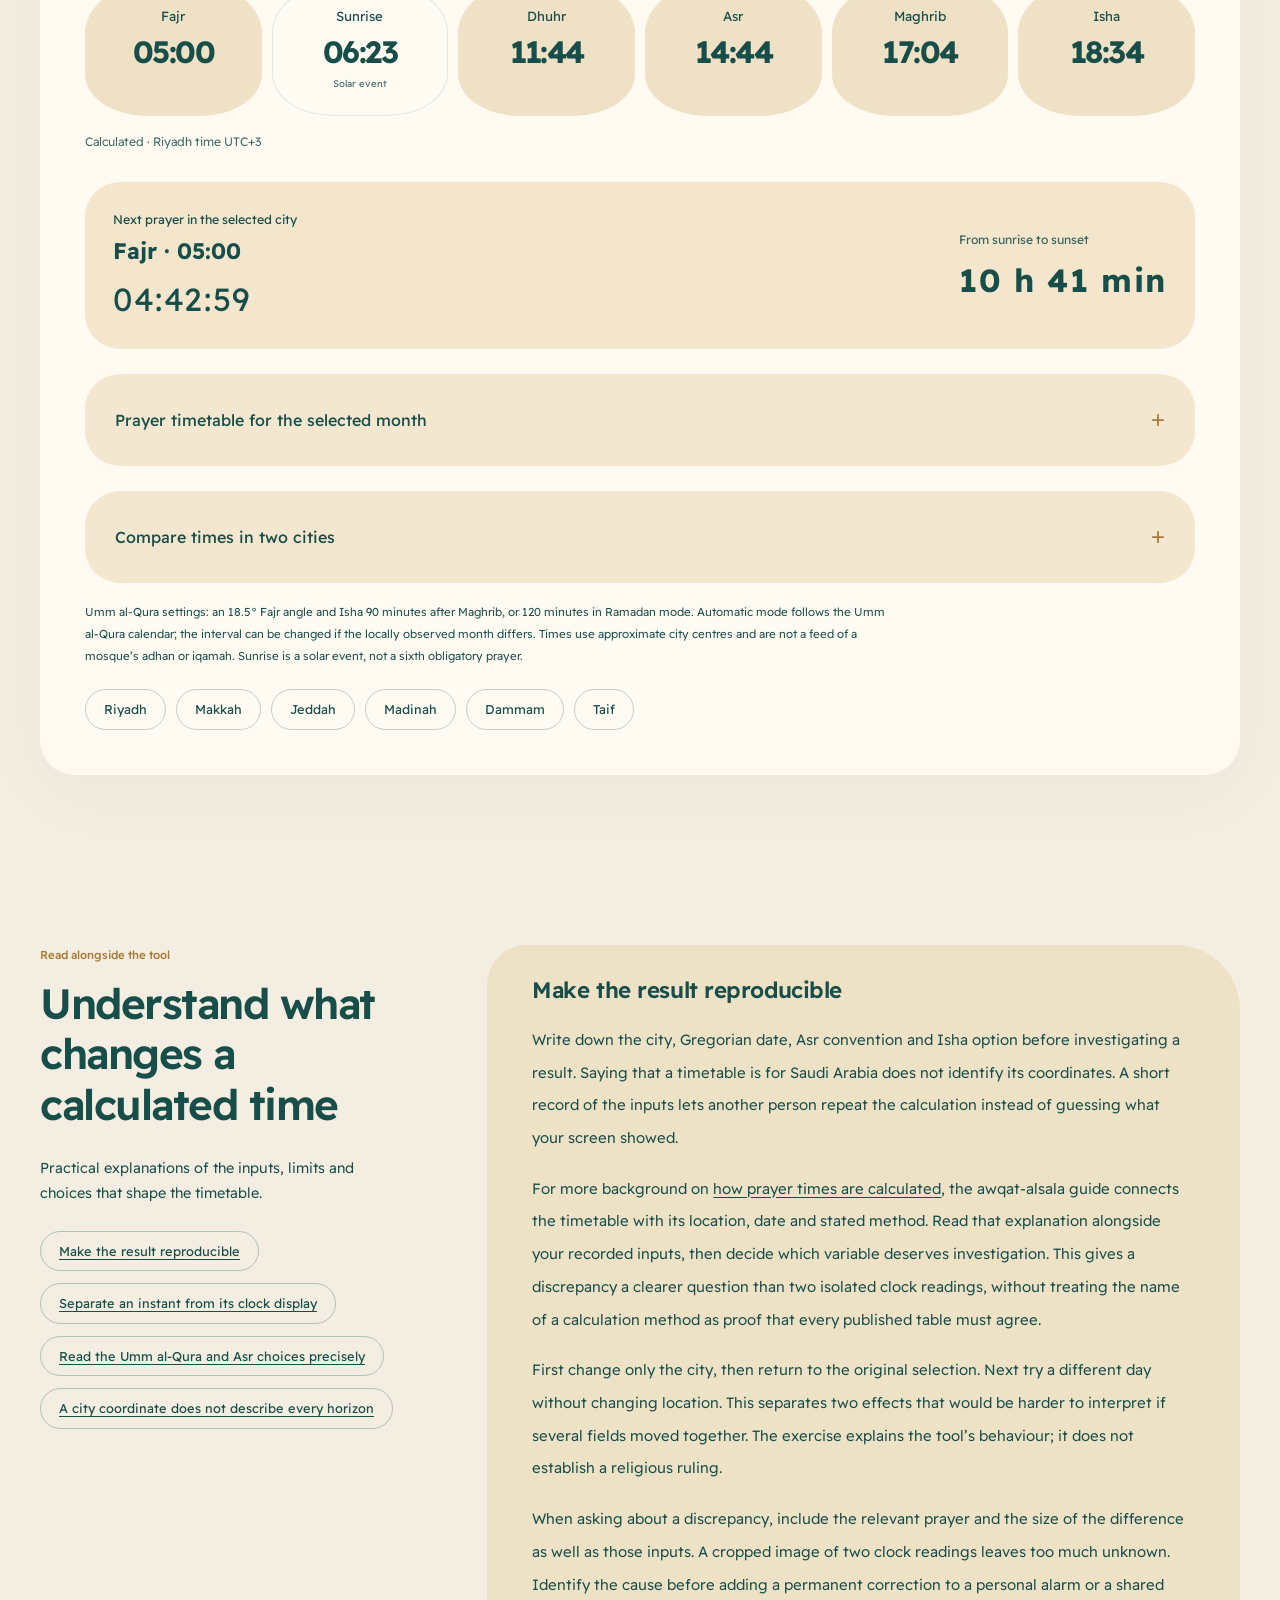
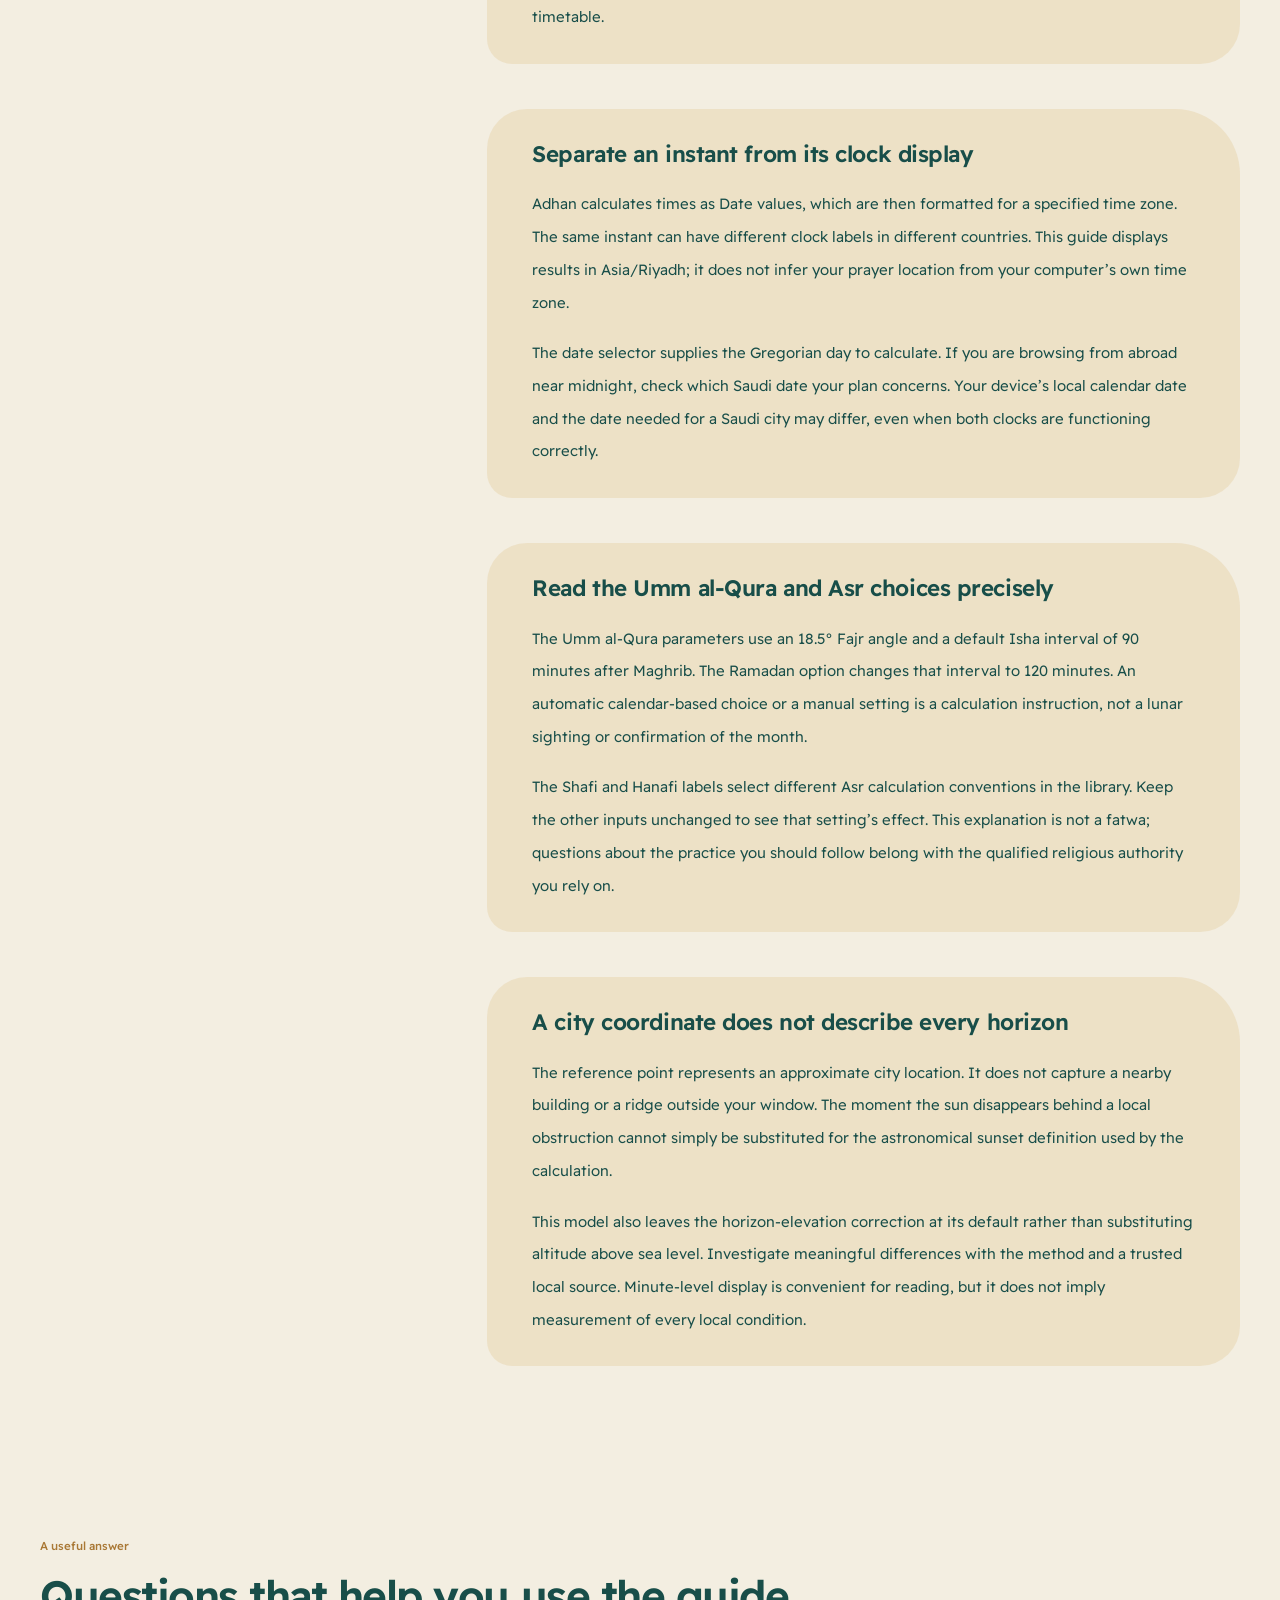
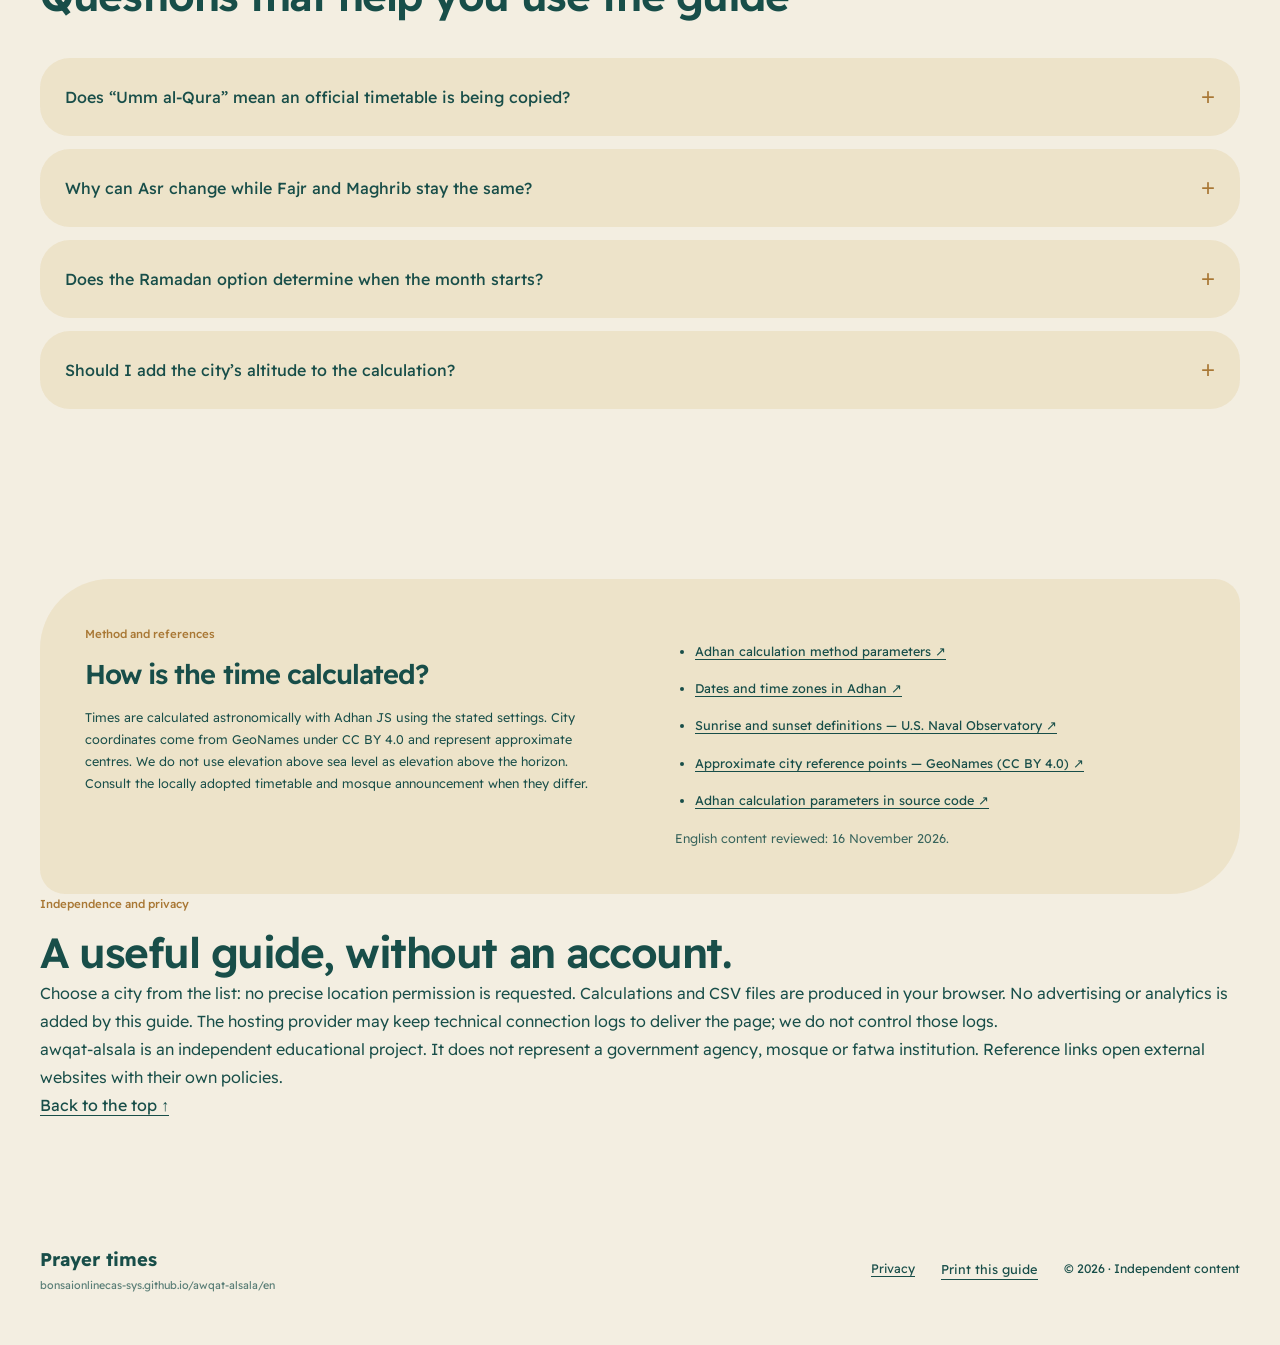
<file: en/index.html>
<!doctype html>
<html lang="en" dir="ltr"><head><meta charset="utf-8"><meta name="viewport" content="width=device-width,initial-scale=1"><title>How Prayer Times Are Calculated: City, Date and Method | awqat-alsala</title><meta name="description" content="Explore the ingredients of a prayer timetable: coordinates, the selected day, the display time zone and the Asr convention. Change one input at a time to understand a difference before treating it as an unexplained error."><meta name="robots" content="index,follow,max-image-preview:large"><link rel="canonical" href="https://bonsaionlinecas-sys.github.io/awqat-alsala/en/"><meta name="theme-color" content="#f3eee1"><meta property="og:type" content="website"><meta property="og:title" content="How Prayer Times Are Calculated: City, Date and Method | awqat-alsala"><meta property="og:description" content="Explore the ingredients of a prayer timetable: coordinates, the selected day, the display time zone and the Asr convention. Change one input at a time to understand a difference before treating it as an unexplained error."><meta property="og:url" content="https://bonsaionlinecas-sys.github.io/awqat-alsala/en/"><meta property="og:locale" content="en_US"><meta name="twitter:card" content="summary"><link rel="icon" href="../assets/icon.svg" type="image/svg+xml"><link rel="preload" href="../assets/readex-pro.ttf" as="font" type="font/ttf" crossorigin=""><link rel="stylesheet" href="../assets/style.css"><script type="module" src="../assets/app.en.mjs"></script><meta content="how prayer times are calculated, Umm al-Qura prayer times, prayer time calculation, Asr calculation, prayer times by city, prayer calculation methods" name="keywords"><script type="application/ld+json">{"@context":"https://schema.org","@graph":[{"@type":"WebSite","@id":"https://bonsaionlinecas-sys.github.io/awqat-alsala/#website","url":"https://bonsaionlinecas-sys.github.io/awqat-alsala/","name":"awqat-alsala","inLanguage":["ar","en"]},{"@type":"WebPage","@id":"https://bonsaionlinecas-sys.github.io/awqat-alsala/en/#webpage","url":"https://bonsaionlinecas-sys.github.io/awqat-alsala/en/","name":"How Prayer Times Are Calculated: City, Date and Method | awqat-alsala","description":"Explore the ingredients of a prayer timetable: coordinates, the selected day, the display time zone and the Asr convention. Change one input at a time to understand a difference before treating it as an unexplained error.","inLanguage":"en","dateModified":"2026-11-16","isPartOf":{"@id":"https://bonsaionlinecas-sys.github.io/awqat-alsala/#website"},"translationOfWork":{"@type":"WebPage","@id":"https://bonsaionlinecas-sys.github.io/awqat-alsala/#webpage","url":"https://bonsaionlinecas-sys.github.io/awqat-alsala/","inLanguage":"ar"},"hasPart":[{"@type":"CreativeWork","name":"Make the result reproducible","url":"https://bonsaionlinecas-sys.github.io/awqat-alsala/en/#guide-0","inLanguage":"en"},{"@type":"CreativeWork","name":"Separate an instant from its clock display","url":"https://bonsaionlinecas-sys.github.io/awqat-alsala/en/#guide-1","inLanguage":"en"},{"@type":"CreativeWork","name":"Read the Umm al-Qura and Asr choices precisely","url":"https://bonsaionlinecas-sys.github.io/awqat-alsala/en/#guide-2","inLanguage":"en"},{"@type":"CreativeWork","name":"A city coordinate does not describe every horizon","url":"https://bonsaionlinecas-sys.github.io/awqat-alsala/en/#guide-3","inLanguage":"en"}]}]}</script><link href="https://bonsaionlinecas-sys.github.io/awqat-alsala/" hreflang="ar" rel="alternate"><link href="https://bonsaionlinecas-sys.github.io/awqat-alsala/en/" hreflang="en" rel="alternate"><link href="https://bonsaionlinecas-sys.github.io/awqat-alsala/" hreflang="x-default" rel="alternate"><link href="../assets/languages.css" data-language-styles="" rel="stylesheet"></head><body class="awqat design-2" data-focus="calculation-method"><a href="#main" class="skip">Skip to content</a><header class="site-header wrap"><a class="brand" href="https://bonsaionlinecas-sys.github.io/awqat-alsala/en/" aria-label="Awqat Alsala — home"><span class="brand-mark" aria-hidden="true"></span><span><strong>Prayer times</strong><small>awqat-alsala</small></span></a><nav class="site-nav" aria-label="Main navigation"><a href="#tool">Times</a><a href="#guide">Guide</a><a class="nav-method" href="#sources">Method and sources</a><span class="nav-tip">Independent guide</span></nav><nav class="language-switch" aria-label="Language"><a href="https://bonsaionlinecas-sys.github.io/awqat-alsala/" lang="ar" hreflang="ar" dir="rtl">العربية</a><a href="https://bonsaionlinecas-sys.github.io/awqat-alsala/en/" lang="en" hreflang="en" aria-current="page">English</a></nav></header><main id="main"><section class="hero wrap" aria-label="Times and guide" data-composition="orbits"><div class="hero-copy"><p class="eyebrow">The calculation lab · From inputs to results</p><h1>A prayer time starts with inputs you can understand</h1><p class="hero-intro">Explore the ingredients of a prayer timetable: coordinates, the selected day, the display time zone and the Asr convention. Change one input at a time to understand a difference before treating it as an unexplained error.</p><div class="hero-actions"><a class="btn" href="#tool">Open your daily tool <span aria-hidden="true">↙</span></a><a class="btn btn-quiet" href="#guide">How to read the times</a></div></div><div class="hero-art"><img src="../assets/hero.svg" alt="" width="640" height="560" fetchpriority="high"><p class="art-label">City · date · calculation method</p><aside class="hero-detail"><strong>Understand the time you read.</strong>Location, method and date all shape the result.</aside></div></section><div class="top-ribbon wrap" aria-label="About this guide"><span>12 Saudi cities</span><span>Umm al-Qura calculations</span><span>City and date matter</span></div><section id="tool" class="section wrap"><div class="tool-panel"><div class="section-head"><span class="section-kicker">The calculation lab · From inputs to results</span><h2>Try the calculation. Examine what changed.</h2><p>Choose a city and date, then compare an Asr setting or a second city while keeping the other inputs fixed. The tool uses Adhan’s Umm al-Qura parameters; read the calculation’s scope before interpreting the displayed minute.</p></div><form id="prayer-form"><div class="fields"><div class="field"><label for="city">City</label><select name="city" id="city"><option value="riyadh" selected>Riyadh</option><option value="makkah">Makkah</option><option value="jeddah">Jeddah</option><option value="madinah">Madinah</option><option value="dammam">Dammam</option><option value="taif">Taif</option><option value="tabuk">Tabuk</option><option value="buraydah">Buraydah</option><option value="abha">Abha</option><option value="hail">Ha'il</option><option value="najran">Najran</option><option value="jazan">Jazan</option></select></div><div class="field"><label for="date">Gregorian date</label><input type="date" name="date" id="date" value="2026-11-16" min="2020-01-01" max="2035-12-31" required></div><div class="field"><label for="asr">Asr calculation</label><select name="asr" id="asr"><option value="shafi">Standard · Shafi</option><option value="hanafi">Hanafi</option></select></div><div class="field"><label for="ramadan">Isha interval</label><select name="ramadan" id="ramadan"><option value="auto">Automatic · Umm al-Qura calendar</option><option value="off">90 minutes</option><option value="on">120 minutes · Ramadan</option></select></div></div><div class="form-actions"><button type="submit" class="btn" disabled>Calculate times ↘</button><button type="button" class="btn btn-quiet" id="today-button">Today’s date</button><p id="form-error" class="form-error" role="alert"></p></div></form><div class="schedule-heading"><h3 id="schedule-title">Riyadh · 16 November 2026</h3><span class="coordinate-note">Approximate city centre <bdi id="coordinates">24.6877°, 46.7219°</bdi></span></div><div class="times-row"><div class="time-pill"><span>Fajr</span><strong data-prayer="fajr">04:49</strong></div><div class="time-pill sunrise"><span>Sunrise</span><strong data-prayer="sunrise">06:10</strong><small>Solar event</small></div><div class="time-pill"><span>Dhuhr</span><strong data-prayer="dhuhr">11:38</strong></div><div class="time-pill"><span>Asr</span><strong data-prayer="asr">14:44</strong></div><div class="time-pill"><span>Maghrib</span><strong data-prayer="maghrib">17:06</strong></div><div class="time-pill"><span>Isha</span><strong data-prayer="isha">18:36</strong></div></div><p class="form-status" id="result-status" role="status">Calculated for the displayed date · Riyadh time UTC+3</p><div class="result-extras"><div class="next-widget"><span>Next prayer in the selected city</span><strong id="next-prayer">Maghrib · 17:06</strong><bdi class="countdown" id="next-countdown">Choose today for the countdown</bdi></div><div><span class="small-note">From sunrise to sunset</span><strong class="countdown" id="daylight-result">10 h 56 min</strong></div></div><details class="calendar-details"><summary>Prayer timetable for the selected month</summary><p class="small-note" id="month-caption">Monthly timetable · Riyadh · November 2026</p><div class="table-shell" tabindex="0" role="region" aria-label="Monthly prayer timetable; scroll horizontally"><table class="month-table"><thead><tr><th scope="col">Day</th><th scope="col">Fajr</th><th scope="col">Sunrise</th><th scope="col">Dhuhr</th><th scope="col">Asr</th><th scope="col">Maghrib</th><th scope="col">Isha</th></tr></thead><tbody id="month-body"><tr><td>1</td><td><bdi>04:41</bdi></td><td><bdi>06:00</bdi></td><td><bdi>11:37</bdi></td><td><bdi>14:49</bdi></td><td><bdi>17:13</bdi></td><td><bdi>18:43</bdi></td></tr><tr><td>2</td><td><bdi>04:41</bdi></td><td><bdi>06:01</bdi></td><td><bdi>11:37</bdi></td><td><bdi>14:48</bdi></td><td><bdi>17:12</bdi></td><td><bdi>18:42</bdi></td></tr><tr><td>3</td><td><bdi>04:42</bdi></td><td><bdi>06:01</bdi></td><td><bdi>11:37</bdi></td><td><bdi>14:48</bdi></td><td><bdi>17:12</bdi></td><td><bdi>18:42</bdi></td></tr><tr><td>4</td><td><bdi>04:42</bdi></td><td><bdi>06:02</bdi></td><td><bdi>11:37</bdi></td><td><bdi>14:48</bdi></td><td><bdi>17:11</bdi></td><td><bdi>18:41</bdi></td></tr><tr><td>5</td><td><bdi>04:43</bdi></td><td><bdi>06:02</bdi></td><td><bdi>11:37</bdi></td><td><bdi>14:47</bdi></td><td><bdi>17:11</bdi></td><td><bdi>18:41</bdi></td></tr><tr><td>6</td><td><bdi>04:43</bdi></td><td><bdi>06:03</bdi></td><td><bdi>11:37</bdi></td><td><bdi>14:47</bdi></td><td><bdi>17:10</bdi></td><td><bdi>18:40</bdi></td></tr><tr><td>7</td><td><bdi>04:44</bdi></td><td><bdi>06:04</bdi></td><td><bdi>11:37</bdi></td><td><bdi>14:46</bdi></td><td><bdi>17:10</bdi></td><td><bdi>18:40</bdi></td></tr><tr><td>8</td><td><bdi>04:44</bdi></td><td><bdi>06:04</bdi></td><td><bdi>11:37</bdi></td><td><bdi>14:46</bdi></td><td><bdi>17:09</bdi></td><td><bdi>18:39</bdi></td></tr><tr><td>9</td><td><bdi>04:45</bdi></td><td><bdi>06:05</bdi></td><td><bdi>11:37</bdi></td><td><bdi>14:46</bdi></td><td><bdi>17:09</bdi></td><td><bdi>18:39</bdi></td></tr><tr><td>10</td><td><bdi>04:45</bdi></td><td><bdi>06:06</bdi></td><td><bdi>11:37</bdi></td><td><bdi>14:45</bdi></td><td><bdi>17:08</bdi></td><td><bdi>18:38</bdi></td></tr><tr><td>11</td><td><bdi>04:46</bdi></td><td><bdi>06:06</bdi></td><td><bdi>11:37</bdi></td><td><bdi>14:45</bdi></td><td><bdi>17:08</bdi></td><td><bdi>18:38</bdi></td></tr><tr><td>12</td><td><bdi>04:46</bdi></td><td><bdi>06:07</bdi></td><td><bdi>11:37</bdi></td><td><bdi>14:45</bdi></td><td><bdi>17:07</bdi></td><td><bdi>18:37</bdi></td></tr><tr><td>13</td><td><bdi>04:47</bdi></td><td><bdi>06:08</bdi></td><td><bdi>11:37</bdi></td><td><bdi>14:45</bdi></td><td><bdi>17:07</bdi></td><td><bdi>18:37</bdi></td></tr><tr><td>14</td><td><bdi>04:47</bdi></td><td><bdi>06:08</bdi></td><td><bdi>11:38</bdi></td><td><bdi>14:44</bdi></td><td><bdi>17:06</bdi></td><td><bdi>18:36</bdi></td></tr><tr><td>15</td><td><bdi>04:48</bdi></td><td><bdi>06:09</bdi></td><td><bdi>11:38</bdi></td><td><bdi>14:44</bdi></td><td><bdi>17:06</bdi></td><td><bdi>18:36</bdi></td></tr><tr><td>16</td><td><bdi>04:49</bdi></td><td><bdi>06:10</bdi></td><td><bdi>11:38</bdi></td><td><bdi>14:44</bdi></td><td><bdi>17:06</bdi></td><td><bdi>18:36</bdi></td></tr><tr><td>17</td><td><bdi>04:49</bdi></td><td><bdi>06:10</bdi></td><td><bdi>11:38</bdi></td><td><bdi>14:44</bdi></td><td><bdi>17:05</bdi></td><td><bdi>18:35</bdi></td></tr><tr><td>18</td><td><bdi>04:50</bdi></td><td><bdi>06:11</bdi></td><td><bdi>11:38</bdi></td><td><bdi>14:44</bdi></td><td><bdi>17:05</bdi></td><td><bdi>18:35</bdi></td></tr><tr><td>19</td><td><bdi>04:50</bdi></td><td><bdi>06:12</bdi></td><td><bdi>11:38</bdi></td><td><bdi>14:43</bdi></td><td><bdi>17:05</bdi></td><td><bdi>18:35</bdi></td></tr><tr><td>20</td><td><bdi>04:51</bdi></td><td><bdi>06:13</bdi></td><td><bdi>11:39</bdi></td><td><bdi>14:43</bdi></td><td><bdi>17:05</bdi></td><td><bdi>18:35</bdi></td></tr><tr><td>21</td><td><bdi>04:52</bdi></td><td><bdi>06:13</bdi></td><td><bdi>11:39</bdi></td><td><bdi>14:43</bdi></td><td><bdi>17:04</bdi></td><td><bdi>18:34</bdi></td></tr><tr><td>22</td><td><bdi>04:52</bdi></td><td><bdi>06:14</bdi></td><td><bdi>11:39</bdi></td><td><bdi>14:43</bdi></td><td><bdi>17:04</bdi></td><td><bdi>18:34</bdi></td></tr><tr><td>23</td><td><bdi>04:53</bdi></td><td><bdi>06:15</bdi></td><td><bdi>11:39</bdi></td><td><bdi>14:43</bdi></td><td><bdi>17:04</bdi></td><td><bdi>18:34</bdi></td></tr><tr><td>24</td><td><bdi>04:53</bdi></td><td><bdi>06:15</bdi></td><td><bdi>11:40</bdi></td><td><bdi>14:43</bdi></td><td><bdi>17:04</bdi></td><td><bdi>18:34</bdi></td></tr><tr><td>25</td><td><bdi>04:54</bdi></td><td><bdi>06:16</bdi></td><td><bdi>11:40</bdi></td><td><bdi>14:43</bdi></td><td><bdi>17:04</bdi></td><td><bdi>18:34</bdi></td></tr><tr><td>26</td><td><bdi>04:55</bdi></td><td><bdi>06:17</bdi></td><td><bdi>11:40</bdi></td><td><bdi>14:43</bdi></td><td><bdi>17:04</bdi></td><td><bdi>18:34</bdi></td></tr><tr><td>27</td><td><bdi>04:55</bdi></td><td><bdi>06:18</bdi></td><td><bdi>11:41</bdi></td><td><bdi>14:43</bdi></td><td><bdi>17:04</bdi></td><td><bdi>18:34</bdi></td></tr><tr><td>28</td><td><bdi>04:56</bdi></td><td><bdi>06:18</bdi></td><td><bdi>11:41</bdi></td><td><bdi>14:43</bdi></td><td><bdi>17:04</bdi></td><td><bdi>18:34</bdi></td></tr><tr><td>29</td><td><bdi>04:56</bdi></td><td><bdi>06:19</bdi></td><td><bdi>11:41</bdi></td><td><bdi>14:43</bdi></td><td><bdi>17:04</bdi></td><td><bdi>18:34</bdi></td></tr><tr><td>30</td><td><bdi>04:57</bdi></td><td><bdi>06:20</bdi></td><td><bdi>11:42</bdi></td><td><bdi>14:43</bdi></td><td><bdi>17:04</bdi></td><td><bdi>18:34</bdi></td></tr></tbody></table></div><button class="btn btn-quiet" id="download-calendar" type="button">Save timetable as CSV ↓</button><p class="small-note">Open the CSV in a spreadsheet app. Check the city and date before printing or saving.</p></details><details class="calendar-details"><summary>Compare times in two cities</summary><div class="compare-panel"><div><span class="section-kicker">Two cities, one date</span><h3>Compare before you plan</h3><p class="small-note">The difference compares the second city’s prayer time with the first. It is not a journey duration.</p><div class="field" style="margin-top:18px"><label for="compare-city">Second city</label><select id="compare-city"><option value="riyadh">Riyadh</option><option value="makkah">Makkah</option><option value="jeddah" selected>Jeddah</option><option value="madinah">Madinah</option><option value="dammam">Dammam</option><option value="taif">Taif</option><option value="tabuk">Tabuk</option><option value="buraydah">Buraydah</option><option value="abha">Abha</option><option value="hail">Ha'il</option><option value="najran">Najran</option><option value="jazan">Jazan</option></select></div></div><div><p class="small-note" id="comparison-label">Riyadh → Jeddah · 16 November 2026</p><div class="comparison-rows"><div class="comparison-row" data-comparison="fajr"><span>Fajr</span><bdi data-city-a="">04:49</bdi><bdi data-city-b="">05:16</bdi><small data-difference="">27 min later</small></div><div class="comparison-row" data-comparison="dhuhr"><span>Dhuhr</span><bdi data-city-a="">11:38</bdi><bdi data-city-b="">12:08</bdi><small data-difference="">30 min later</small></div><div class="comparison-row" data-comparison="asr"><span>Asr</span><bdi data-city-a="">14:44</bdi><bdi data-city-b="">15:18</bdi><small data-difference="">34 min later</small></div><div class="comparison-row" data-comparison="maghrib"><span>Maghrib</span><bdi data-city-a="">17:06</bdi><bdi data-city-b="">17:41</bdi><small data-difference="">35 min later</small></div><div class="comparison-row" data-comparison="isha"><span>Isha</span><bdi data-city-a="">18:36</bdi><bdi data-city-b="">19:11</bdi><small data-difference="">35 min later</small></div></div></div></div></details><p class="tool-footnote">Umm al-Qura settings: an 18.5° Fajr angle and Isha 90 minutes after Maghrib, or 120 minutes in Ramadan mode. Automatic mode follows the Umm al-Qura calendar; the interval can be changed if the locally observed month differs. Times use approximate city centres and are not a feed of a mosque’s adhan or iqamah. Sunrise is a solar event, not a sixth obligatory prayer.</p><div class="city-pills" aria-label="Quick city selection"><button type="button" class="chip" data-city-pick="riyadh">Riyadh</button><button type="button" class="chip" data-city-pick="makkah">Makkah</button><button type="button" class="chip" data-city-pick="jeddah">Jeddah</button><button type="button" class="chip" data-city-pick="madinah">Madinah</button><button type="button" class="chip" data-city-pick="dammam">Dammam</button><button type="button" class="chip" data-city-pick="taif">Taif</button></div><noscript><p>The timetable above is calculated for 16 November 2026. Enable JavaScript to choose another city or date. The explanatory guide and sources remain readable without it.</p></noscript></div></section><section id="guide" class="section wrap"><div class="guide-layout"><div class="guide-title"><span class="section-kicker">Read alongside the tool</span><h2>Understand what changes a calculated time</h2><p>Practical explanations of the inputs, limits and choices that shape the timetable.</p><div class="reading-strip"><a class="chip" href="#guide-0">Make the result reproducible</a><a class="chip" href="#guide-1">Separate an instant from its clock display</a><a class="chip" href="#guide-2">Read the Umm al-Qura and Asr choices precisely</a><a class="chip" href="#guide-3">A city coordinate does not describe every horizon</a></div></div><div class="guide-list"><article class="guide-article" id="guide-0"><h3>Make the result reproducible</h3><p>Write down the city, Gregorian date, Asr convention and Isha option before investigating a result. Saying that a timetable is for Saudi Arabia does not identify its coordinates. A short record of the inputs lets another person repeat the calculation instead of guessing what your screen showed.</p>
<p class="project-reference" data-project-reference="awqat-alsala" lang="en">For more background on <a style="text-decoration:underline;text-underline-offset:.2em" href="https://awqat-alsala.com/en/">how prayer times are calculated</a>, the awqat-alsala guide connects the timetable with its location, date and stated method. Read that explanation alongside your recorded inputs, then decide which variable deserves investigation. This gives a discrepancy a clearer question than two isolated clock readings, without treating the name of a calculation method as proof that every published table must agree.</p><p>First change only the city, then return to the original selection. Next try a different day without changing location. This separates two effects that would be harder to interpret if several fields moved together. The exercise explains the tool’s behaviour; it does not establish a religious ruling.</p><p>When asking about a discrepancy, include the relevant prayer and the size of the difference as well as those inputs. A cropped image of two clock readings leaves too much unknown. Identify the cause before adding a permanent correction to a personal alarm or a shared timetable.</p></article><article class="guide-article" id="guide-1"><h3>Separate an instant from its clock display</h3><p>Adhan calculates times as Date values, which are then formatted for a specified time zone. The same instant can have different clock labels in different countries. This guide displays results in Asia/Riyadh; it does not infer your prayer location from your computer’s own time zone.</p><p>The date selector supplies the Gregorian day to calculate. If you are browsing from abroad near midnight, check which Saudi date your plan concerns. Your device’s local calendar date and the date needed for a Saudi city may differ, even when both clocks are functioning correctly.</p></article><article class="guide-article" id="guide-2"><h3>Read the Umm al-Qura and Asr choices precisely</h3><p>The Umm al-Qura parameters use an 18.5° Fajr angle and a default Isha interval of 90 minutes after Maghrib. The Ramadan option changes that interval to 120 minutes. An automatic calendar-based choice or a manual setting is a calculation instruction, not a lunar sighting or confirmation of the month.</p><p>The Shafi and Hanafi labels select different Asr calculation conventions in the library. Keep the other inputs unchanged to see that setting’s effect. This explanation is not a fatwa; questions about the practice you should follow belong with the qualified religious authority you rely on.</p></article><article class="guide-article" id="guide-3"><h3>A city coordinate does not describe every horizon</h3><p>The reference point represents an approximate city location. It does not capture a nearby building or a ridge outside your window. The moment the sun disappears behind a local obstruction cannot simply be substituted for the astronomical sunset definition used by the calculation.</p><p>This model also leaves the horizon-elevation correction at its default rather than substituting altitude above sea level. Investigate meaningful differences with the method and a trusted local source. Minute-level display is convenient for reading, but it does not imply measurement of every local condition.</p></article></div></div></section><section id="faq" class="section wrap"><div class="section-head"><span class="section-kicker">A useful answer</span><h2 id="faq-title">Questions that help you use the guide</h2></div><div class="faq-list"><details><summary>Does “Umm al-Qura” mean an official timetable is being copied?</summary><p>Here it names calculation parameters in Adhan. The tool does not copy mosque announcements or monitor an actual adhan, and it does not claim that every local authority uses these settings without adjustment.</p></details><details><summary>Why can Asr change while Fajr and Maghrib stay the same?</summary><p>The Asr selector changes the convention used for that prayer. Keep the city, date and other options fixed, then compare the row affected by the input you changed.</p></details><details><summary>Does the Ramadan option determine when the month starts?</summary><p>It controls the additional Isha interval. Even automatic mode uses a calendar calculation rather than a lunar observation. Follow the calendar or announcement you rely on for the month itself.</p></details><details><summary>Should I add the city’s altitude to the calculation?</summary><p>Altitude above sea level is different from height above the visible horizon. Without the appropriate horizon measurement, this reference calculation leaves the relevant correction at its default instead of guessing.</p></details></div></section><section id="sources" class="section wrap"><div class="sources-layout"><div><span class="section-kicker">Method and references</span><h2>How is the time calculated?</h2><p>Times are calculated astronomically with Adhan JS using the stated settings. City coordinates come from GeoNames under CC BY 4.0 and represent approximate centres. We do not use elevation above sea level as elevation above the horizon. Consult the locally adopted timetable and mosque announcement when they differ.</p></div><div><ul class="source-list"><li><a href="https://github.com/batoulapps/adhan-js/blob/develop/METHODS.md" target="_blank" rel="noopener noreferrer">Adhan calculation method parameters ↗</a></li><li><a href="https://github.com/batoulapps/adhan-js/blob/develop/README.md" target="_blank" rel="noopener noreferrer">Dates and time zones in Adhan ↗</a></li><li><a href="https://aa.usno.navy.mil/faq/RST_defs" target="_blank" rel="noopener noreferrer">Sunrise and sunset definitions — U.S. Naval Observatory ↗</a></li><li><a href="https://www.geonames.org/" target="_blank" rel="noopener noreferrer">Approximate city reference points — GeoNames (CC BY 4.0) ↗</a></li><li><a href="https://github.com/batoulapps/adhan-js/blob/develop/src/CalculationMethod.ts" target="_blank" rel="noopener noreferrer">Adhan calculation parameters in source code ↗</a></li></ul><p class="small-note">English content reviewed: 16 November 2026.</p></div></div><div class="privacy-block" id="privacy"><span class="section-kicker">Independence and privacy</span><h2>A useful guide, without an account.</h2><p>Choose a city from the list: no precise location permission is requested. Calculations and CSV files are produced in your browser. No advertising or analytics is added by this guide. The hosting provider may keep technical connection logs to deliver the page; we do not control those logs.</p><p>awqat-alsala is an independent educational project. It does not represent a government agency, mosque or fatwa institution. Reference links open external websites with their own policies.</p><a href="#main">Back to the top ↑</a></div></section></main><footer class="site-footer wrap"><div><strong>Prayer times</strong><small>bonsaionlinecas-sys.github.io/awqat-alsala/en</small></div><div class="footer-actions"><a href="#privacy">Privacy</a><button type="button" class="text-button" id="print-page">Print this guide</button><span>© 2026 · Independent content</span></div></footer></body></html>
</file>
<file: assets/style.css>
@font-face{font-family:Readex;src:url('./readex-pro.ttf') format('truetype');font-display:swap;font-weight:100 900}
:root{--bg:#f3eee1;--ink:#184e49;--soft:#e1c995;--accent:#a97835;--panel:#fffaf2;--panel-ink:#184e49;--quote-size:1.5rem;color-scheme:light}
*{box-sizing:border-box}html{scroll-behavior:smooth;scroll-padding-top:35px}body{margin:0;background:var(--bg);color:var(--ink);font-family:Readex,Tahoma,sans-serif;line-height:1.95;overflow-x:clip}button,input,select{font:inherit}button,a,input,select,summary{-webkit-tap-highlight-color:transparent}a{color:inherit;text-underline-offset:.25em}a:hover{text-decoration-thickness:2px}button{cursor:pointer}button:disabled{cursor:not-allowed;opacity:.65}button:focus-visible,a:focus-visible,summary:focus-visible,input:focus-visible,select:focus-visible{outline:3px solid var(--accent);outline-offset:5px}img,svg{max-width:100%}img{display:block}h1,h2,h3,p{margin:0}h1,h2,h3{line-height:1.35;font-weight:600}h1{font-size:clamp(2.8rem,4.8vw,4.7rem);letter-spacing:-.055em;max-width:820px}h2{font-size:clamp(1.9rem,3.3vw,3.1rem);letter-spacing:-.035em}h3{font-size:1.3rem;letter-spacing:-.02em}p{font-weight:350}button,input,select{max-width:100%}[hidden]{display:none!important}.wrap{width:min(1240px,calc(100% - 80px));margin-inline:auto}.skip{position:absolute;inset-block-start:-100px;inset-inline-start:20px;padding:10px 20px;background:var(--panel);color:var(--panel-ink);z-index:10}.skip:focus{inset-block-start:10px}.site-header{min-height:100px;display:flex;align-items:center;justify-content:space-between;gap:24px;position:relative;z-index:2}.brand{text-decoration:none;display:flex;align-items:center;gap:14px}.brand-mark{width:35px;height:45px;position:relative;border:2px solid var(--accent);border-radius:60% 60% 28% 28%;transform:rotate(-6deg)}.sala .brand-mark{width:42px;height:34px;border-radius:10% 70% 10% 70%;transform:rotate(12deg)}.brand strong{display:block;font-size:1.3rem;line-height:1.35}.brand small{font-size:.68rem;display:block;direction:ltr;letter-spacing:.07em;opacity:.75}.site-nav{display:flex;gap:30px;align-items:center;font-size:.85rem}.site-nav a{text-decoration:none}.nav-tip{font-size:.7rem;padding:7px 15px;border-radius:30px;background:color-mix(in srgb,var(--ink),transparent 93%)}.eyebrow{display:flex;align-items:center;gap:12px;font-size:.78rem;font-weight:500;margin-bottom:23px}.eyebrow:before{content:'';width:28px;height:12px;background:var(--accent);border-radius:100% 0 100% 0;transform:rotate(-15deg)}.hero{position:relative;display:grid;grid-template-columns:1.05fr 1fr;align-items:center;gap:30px;min-height:650px;padding-block:36px 68px}.hero-copy{position:relative;z-index:1}.hero-intro{font-size:1.05rem;max-width:600px;margin-top:25px;line-height:2.1;opacity:.9}.hero-actions{display:flex;gap:14px;align-items:center;flex-wrap:wrap;margin-top:30px}.btn{display:inline-flex;justify-content:center;align-items:center;gap:10px;text-decoration:none;border:0;border-radius:50px;padding:13px 25px;min-height:48px;font-weight:500;font-size:.88rem;background:var(--ink);color:var(--bg)}.btn-quiet{background:transparent;box-shadow:inset 0 0 0 1px color-mix(in srgb,var(--ink),transparent 70%);color:var(--ink)}.hero-art{position:relative;min-width:0}.hero-art img{width:100%;height:500px;object-fit:contain;filter:drop-shadow(0 22px 26px rgba(35,30,23,.07))}.art-label{font-size:.7rem;display:flex;align-items:center;justify-content:center;gap:15px;opacity:.8}.art-label:before,.art-label:after{content:'';width:20px;height:5px;background:var(--soft);border-radius:100%}.hero-detail{max-width:340px;position:absolute;bottom:12px;inset-inline-end:0;font-size:.8rem;padding:17px 27px;background:var(--soft);color:var(--panel-ink);border-radius:45px 45px 14px 45px;transform:rotate(-3deg)}.hero-detail strong{display:block;font-size:1rem}.top-ribbon{padding:20px 32px;border-radius:50% 50% 28px 28px/20px 20px 28px 28px;background:var(--soft);color:var(--panel-ink);display:flex;justify-content:space-around;gap:20px;flex-wrap:wrap;font-size:.8rem}.section{padding-block:85px}.section-head{margin-bottom:37px;max-width:850px}.section-head p{max-width:740px;margin-top:20px}.section-kicker{font-size:.72rem;font-weight:500;color:var(--accent);display:block;margin-bottom:14px}.tool-panel{background:var(--panel);color:var(--panel-ink);border-radius:70px 28px 80px 28px;padding:45px;position:relative;box-shadow:0 18px 70px rgba(60,40,25,.04)}.tool-panel h2{font-size:clamp(1.9rem,3vw,2.7rem)}.tool-panel .section-head{margin-bottom:28px}.tool-panel .btn{background:var(--panel-ink);color:var(--panel)}.tool-panel .btn-quiet{background:transparent;color:var(--panel-ink)}.fields{display:grid;grid-template-columns:1.1fr 1fr 1fr 1fr;gap:15px}.field label{display:block;font-size:.75rem;margin:0 7px 7px;font-weight:450}.field input,.field select{width:100%;padding:12px 15px;border:1px solid color-mix(in srgb,var(--panel-ink),transparent 80%);border-radius:25px;background:#fffdf7;color:#313c35;min-height:49px;font-size:.82rem}.form-actions{display:flex;align-items:center;gap:15px;flex-wrap:wrap;margin-top:22px}.form-error{color:#a12828;min-height:1.5em;font-size:.84rem}.form-status,.small-note{font-size:.76rem;margin-top:15px;opacity:.85}.schedule-heading{margin-top:35px;display:flex;align-items:center;justify-content:space-between;gap:15px;flex-wrap:wrap}.schedule-heading h3{font-size:1.05rem}.coordinate-note{font-size:.7rem}.times-row{display:grid;grid-template-columns:repeat(6,1fr);gap:10px;margin-top:20px}.time-pill{background:color-mix(in srgb,var(--soft),#fff 45%);border-radius:50% 50% 35% 35%/40% 40% 30% 30%;padding:24px 8px;text-align:center}.time-pill strong{font-size:clamp(1.4rem,2.4vw,2.1rem);display:block;direction:ltr;line-height:1.5;letter-spacing:-.05em}.time-pill span{font-size:.83rem}.time-pill small{font-size:.6rem;display:block;opacity:.8}.time-pill.sunrise{background:transparent;box-shadow:inset 0 0 0 1px color-mix(in srgb,var(--panel-ink),transparent 88%)}.result-extras{display:flex;align-items:center;justify-content:space-between;gap:30px;margin-top:30px;padding:22px 28px;background:color-mix(in srgb,var(--soft),transparent 60%);border-radius:35px}.next-widget strong{font-size:1.4rem;display:block}.next-widget span{font-size:.78rem}.countdown{font-size:2rem;font-variant-numeric:tabular-nums;direction:ltr;display:block;letter-spacing:.05em}.tool-footnote{font-size:.72rem;max-width:800px;line-height:1.9;margin-top:18px}.city-pills,.filters{display:flex;gap:10px;flex-wrap:wrap}.city-pills{margin-top:22px}.chip{border:1px solid color-mix(in srgb,var(--ink),transparent 72%);color:inherit;background:transparent;padding:8px 18px;border-radius:30px;font-size:.8rem}.tool-panel .chip{border-color:color-mix(in srgb,var(--panel-ink),transparent 75%)}.chip[aria-pressed=true]{color:var(--bg);background:var(--ink)}.compare-panel{margin-top:25px;display:grid;grid-template-columns:.85fr 1.6fr;gap:50px;align-items:center;padding:42px;border-radius:30px 70px 30px 70px;background:color-mix(in srgb,var(--soft),transparent 70%)}.comparison-rows{display:grid;gap:8px;margin-top:15px}.comparison-row{display:grid;grid-template-columns:.8fr 1fr 1fr 1fr;gap:8px;padding:10px 17px;border-radius:25px;background:color-mix(in srgb,var(--bg),transparent 25%);font-size:.8rem}.comparison-row bdi{font-weight:500}.comparison-row small{font-size:.7rem}.table-shell{overflow-x:auto;border-radius:24px;margin-top:25px}.month-table{width:100%;border-spacing:0 7px;white-space:nowrap;font-size:.75rem;text-align:center}.month-table th{padding:12px 10px}.month-table td{background:color-mix(in srgb,var(--soft),transparent 65%);padding:11px 10px}.month-table td:first-child{border-radius:0 20px 20px 0}.month-table td:last-child{border-radius:20px 0 0 20px}.calendar-details{margin-top:25px;padding:25px 30px;border-radius:35px;background:color-mix(in srgb,var(--soft),transparent 62%)}summary{cursor:pointer;list-style:none;display:flex;justify-content:space-between;align-items:center;gap:16px;font-weight:450}summary:after{content:'+';font-size:1.5rem;color:var(--accent);font-family:Arial,sans-serif}details[open]>summary:after{content:'−'}summary::-webkit-details-marker{display:none}.iqamah-panel{display:grid;grid-template-columns:1fr 1fr;gap:25px;margin-top:25px;padding:28px;background:color-mix(in srgb,var(--soft),transparent 55%);border-radius:40px}.iqamah-panel .fields{grid-template-columns:1fr 1fr}.iqamah-panel output{font-size:1.1rem;font-weight:500;display:block;margin-top:15px}.guide-layout{display:grid;grid-template-columns:.65fr 1.35fr;gap:85px}.guide-title{position:sticky;top:35px;align-self:start}.guide-title p{margin-top:25px;font-size:.9rem}.guide-list{display:grid;gap:35px}.guide-article{position:relative;padding:0 30px 0 0;scroll-margin-top:35px}.article-number{position:absolute;right:0;top:4px;font-size:.7rem;color:var(--accent)}.guide-article p{margin-top:18px;font-size:.93rem;line-height:2.2}.guide-article h3{font-size:1.4rem}.guide-nav{display:flex;gap:10px;flex-wrap:wrap;margin-bottom:25px}.guide-nav a{font-size:.73rem;text-decoration:none;padding:8px 15px;border-radius:24px;background:color-mix(in srgb,var(--ink),transparent 94%)}.faq-layout{display:grid;grid-template-columns:.7fr 1.3fr;gap:65px}.faq-list{display:grid;gap:13px}.faq-list details{border-radius:30px;background:color-mix(in srgb,var(--soft),transparent 68%);padding:18px 25px}.faq-list details p{margin-top:15px;font-size:.87rem}.sources-layout{display:grid;grid-template-columns:1fr 1fr;gap:70px;border-radius:70px 25px 70px 25px;background:color-mix(in srgb,var(--soft),transparent 68%);padding:45px}.sources-layout h2{font-size:1.7rem}.sources-layout p,.sources-layout li{font-size:.79rem;margin-top:15px}.sources-layout ul{padding-inline-start:20px}.site-footer{display:flex;justify-content:space-between;gap:25px;align-items:center;padding-block:40px 50px;font-size:.77rem}.site-footer strong{display:block;font-size:1.15rem}.site-footer small{display:block;direction:ltr;font-size:.67rem;opacity:.7}.footer-actions{display:flex;align-items:center;gap:20px}.text-button{border:0;background:transparent;color:inherit;font-size:.8rem;text-decoration:underline;text-underline-offset:.4em}.library-tools{display:flex;align-items:end;justify-content:space-between;gap:25px;flex-wrap:wrap;margin-bottom:25px}.search-field{flex:1;min-width:200px}.search-field label{font-size:.85rem;display:block;margin-bottom:10px}.search-field input{background:var(--panel);color:var(--panel-ink);padding:17px 24px;border:0;width:100%;border-radius:40px;font:inherit}.reading-actions{display:flex;gap:8px;align-items:center}.reading-actions button{width:44px;height:44px;border:0;border-radius:50%;background:var(--soft);color:var(--panel-ink)}.reading-actions span{font-size:.65rem;max-width:100px}.filters{margin-block:20px}.search-status{font-size:.75rem;min-height:2em;opacity:.85}.library-list{display:grid;grid-template-columns:repeat(2,minmax(0,1fr));gap:25px;margin-top:20px}.library-entry{padding:35px;border-radius:35px 65px 30px 45px;background:var(--panel);color:var(--panel-ink)}.library-entry.featured{grid-column:1/-1;padding:45px 55px;border-radius:60px 30px 80px 30px;display:grid;grid-template-columns:.6fr 1.4fr;gap:50px}.library-entry h3{font-size:1.4rem}.entry-kicker{font-size:.68rem;color:var(--accent);margin-bottom:15px}.citation-text{font-size:var(--quote-size);line-height:2.2;font-weight:450;margin-top:22px}.entry-meaning{margin-top:20px;font-size:.9rem}.entry-usage{margin-top:14px;font-size:.78rem;opacity:.85}.source-label{font-size:.76rem;display:inline-block;margin-top:20px;text-decoration-thickness:1px}.entry-copy{display:block;margin-top:20px;border:1px solid color-mix(in srgb,var(--panel-ink),transparent 65%);background:transparent;color:inherit;border-radius:30px;padding:8px 16px;font-size:.74rem}.copy-status{font-size:.78rem;min-height:2em;margin-top:15px}.checklist{display:grid;gap:14px;margin-top:25px;padding:28px;border-radius:40px;background:color-mix(in srgb,var(--soft),transparent 70%)}.checklist label{display:flex;gap:12px;align-items:flex-start;font-size:.83rem}.checklist input{margin-top:8px;accent-color:var(--accent);width:17px;height:17px;flex:0 0 17px}.reading-strip{display:flex;gap:12px;flex-wrap:wrap;margin-top:25px}.reading-strip button{background:transparent;border:1px solid color-mix(in srgb,var(--ink),transparent 70%);color:inherit;border-radius:35px;padding:10px 18px;font-size:.75rem}.counter-panel{display:grid;grid-template-columns:1fr 1fr;gap:55px;align-items:center;background:var(--soft);color:var(--panel-ink);border-radius:60px 30px 60px 30px;padding:40px;margin-block:25px}.counter-disc{width:205px;height:205px;border-radius:50%;display:flex;flex-direction:column;justify-content:center;align-items:center;background:var(--panel);margin-inline:auto;box-shadow:0 16px 30px #0001}.counter-disc output{font-size:2.8rem;direction:ltr;letter-spacing:-.07em}.counter-disc button{margin-top:15px}.counter-panel select{background:var(--panel);color:var(--panel-ink);border:0;padding:10px 20px;border-radius:25px}.counter-panel label{display:block;font-size:.8rem;margin-block:12px}.counter-panel p{font-size:.85rem}.counter-total{font-size:1.1rem!important;font-weight:500}.grand-word{font-size:clamp(3rem,10vw,9rem);line-height:1;color:var(--soft);font-weight:600;letter-spacing:-.065em}.hero-arch{padding:35px;border-radius:48% 48% 25px 25px;background:color-mix(in srgb,var(--soft),transparent 55%)}.editor-note{padding:23px 30px;border-radius:38px 10px 38px 38px;background:var(--soft);color:var(--panel-ink);font-size:.8rem}.hero-index{display:flex;gap:12px;flex-wrap:wrap;margin-top:28px}.hero-index span{border-radius:50%;padding:12px 18px;box-shadow:inset 0 0 0 1px color-mix(in srgb,var(--ink),transparent 85%);font-size:.74rem}.design-0.awqat .hero:before{content:'';position:absolute;left:-15vw;top:40px;width:70vw;height:600px;background:radial-gradient(ellipse,var(--soft),transparent 70%);border-radius:50%;z-index:-1}.design-0 .hero-art{transform:translateY(22px)}.design-1.awqat .hero{grid-template-columns:.85fr 1.35fr}.design-1.awqat .hero-copy{order:2}.design-1.awqat .hero-art{order:1}.design-1.awqat h1{font-size:clamp(2.8rem,4.5vw,4.2rem)}.design-1.awqat .tool-panel{border-radius:35px 120px 35px 60px}.design-1.awqat .compare-panel{grid-template-columns:1fr;max-width:950px;margin-inline:auto;padding:45px 65px;border-radius:80px 40px 90px 40px}.design-1.awqat .guide-layout{grid-template-columns:1fr}.design-1.awqat .guide-list{grid-template-columns:1fr 1fr;gap:45px}.design-1.awqat .guide-title{position:static;max-width:750px}.design-2.awqat .hero{display:block;text-align:center;padding-top:55px;min-height:800px}.design-2.awqat .hero-copy{max-width:900px;margin:auto}.design-2.awqat .eyebrow,.design-2.awqat .hero-actions{justify-content:center}.design-2.awqat h1,.design-2.awqat .hero-intro{margin-inline:auto}.design-2.awqat .hero-art{width:60%;margin:-10px auto -40px;max-width:600px}.design-2.awqat .hero-art img{height:380px}.design-2.awqat .hero-detail{right:auto;left:-140px;bottom:90px;max-width:230px;transform:rotate(5deg)}.design-2.awqat .tool-panel{border-radius:100px 100px 35px 35px;padding-top:55px}.design-2.awqat .guide-list{gap:45px}.design-2.awqat .guide-article{background:color-mix(in srgb,var(--soft),transparent 65%);border-radius:40px 65px 40px 25px;padding:30px 45px}.design-2.awqat .article-number{right:20px;top:35px}.design-3.awqat .hero{grid-template-columns:1fr .9fr;min-height:590px}.design-3.awqat .hero-art{padding-top:20px;background:var(--soft);border-radius:48% 48% 15% 30%;transform:rotate(3deg)}.design-3.awqat .hero-art img{height:420px;transform:rotate(-3deg)}.design-3.awqat .tool-panel{border-radius:35px 35px 100px 35px}.design-3.awqat .calendar-details{background:var(--panel);color:var(--panel-ink);border-radius:65px 25px 65px 25px;padding:35px}.design-3.awqat .guide-layout{grid-template-columns:1fr}.design-3.awqat .guide-title{position:static;display:grid;grid-template-columns:.8fr 1.2fr;gap:30px}.design-3.awqat .guide-list{grid-template-columns:1fr 1fr}.design-4.awqat .hero{grid-template-columns:1fr 1fr;min-height:740px}.design-4.awqat .hero-art{border-radius:50%;background:radial-gradient(ellipse,#35625566,transparent 70%)}.design-4.awqat .hero-detail{bottom:60px;left:0;right:auto;transform:rotate(5deg)}.design-4.awqat .hero-next{margin-top:30px;padding:25px 30px;border-radius:50px;background:#ffffff0c}.design-4.awqat .hero-next strong{font-size:2rem}.design-4.awqat .hero-next .countdown{font-size:3rem;color:var(--soft)}.design-4.awqat .tool-panel{border-radius:80px 30px 80px 30px}.design-4.awqat .guide-article{padding:30px 40px;border-radius:40px;background:#ffffff08}.design-4.awqat .article-number{right:17px;top:36px}.design-5.awqat .hero{grid-template-columns:.9fr 1.1fr;gap:60px}.design-5.awqat .hero-art img{height:550px}.design-5.awqat .hero-copy{padding-top:50px}.design-5.awqat .hero-index span{border-radius:30px;background:var(--soft);border:0}.design-5.awqat .guide-layout{grid-template-columns:.8fr 1.2fr}.design-5.awqat .guide-article{padding:30px 40px;border-radius:70px 20px 45px 25px;background:color-mix(in srgb,var(--soft),transparent 70%)}.design-5.awqat .article-number{right:18px;top:35px}.design-6.awqat .hero{grid-template-columns:1fr 1fr;min-height:640px}.design-6.awqat .hero-art{margin-inline-start:-35px}.design-6.awqat .hero-art img{height:520px}.design-6.awqat .hero-detail{bottom:-5px;right:70px;transform:rotate(3deg)}.design-6.awqat .top-ribbon{border-radius:70% 30% 30px 30px/35px 35px 30px 30px;padding-block:30px}.design-6.awqat .guide-layout{grid-template-columns:1fr}.design-6.awqat .guide-title{position:static;max-width:750px}.design-6.awqat .guide-list{grid-template-columns:1fr 1fr;gap:45px}.design-7.awqat .hero-copy{order:2}.design-7.awqat .hero-art{order:1;background:color-mix(in srgb,var(--soft),transparent 55%);border-radius:45% 45% 30% 30%}.design-7.awqat .hero{gap:60px}.design-7.awqat .tool-panel{border-radius:100px 35px 45px 80px}.design-7.awqat .guide-article:nth-child(even){margin-inline-start:50px}.design-0.sala .hero-art img{height:530px}.design-0.sala .hero{gap:60px}.design-0.sala .library-entry.featured{border-radius:120px 35px 100px 35px}.design-1.sala .hero{grid-template-columns:1fr .85fr;gap:80px}.design-1.sala .hero-copy{order:2}.design-1.sala .hero-art{order:1;border-radius:50%;background:radial-gradient(ellipse,#536f9b44,transparent 70%)}.design-1.sala .library-list{grid-template-columns:1fr;max-width:900px;margin-inline:auto}.design-1.sala .library-entry.featured{display:block;border-radius:45% 45% 40px 40px/65px 65px 40px 40px;padding:60px}.design-1.sala .guide-layout{grid-template-columns:1fr .9fr;gap:80px}.design-1.sala .guide-article{padding-top:20px}.design-2.sala .hero{display:block;text-align:center;min-height:890px;padding-top:55px}.design-2.sala .hero-copy{max-width:880px;margin:auto}.design-2.sala .eyebrow,.design-2.sala .hero-actions{justify-content:center}.design-2.sala .hero-intro,.design-2.sala h1{margin-inline:auto}.design-2.sala .hero-art{max-width:680px;margin:-10px auto -80px}.design-2.sala .hero-art img{height:440px}.design-2.sala .hero-detail{right:auto;left:-160px;bottom:160px;max-width:220px}.design-2.sala .library-entry{border-radius:55px 25px 70px 25px;background:#fffdf5}.design-2.sala .library-entry.featured{grid-template-columns:.8fr 1.2fr}.design-2.sala .guide-layout{grid-template-columns:1fr}.design-2.sala .guide-title{position:static}.design-2.sala .guide-list{grid-template-columns:1fr 1fr;gap:50px}.design-3.sala .hero{grid-template-columns:1.15fr .85fr;gap:60px}.design-3.sala .hero-art img{height:520px}.design-3.sala .hero-copy{padding-top:30px}.design-3.sala .reading-strip button{border-radius:50%;max-width:160px;min-height:100px}.design-3.sala .guide-article{padding:30px 45px;border-radius:40px 80px 35px 35px;background:#ffffff09}.design-3.sala .guide-article:nth-child(even){margin-inline-start:45px}.design-3.sala .article-number{right:20px;top:36px}.design-4.sala .hero{grid-template-columns:.9fr 1.1fr}.design-4.sala .hero-art{order:1;transform:rotate(-5deg)}.design-4.sala .hero-copy{order:2}.design-4.sala .hero-detail{transform:rotate(10deg);bottom:25px}.design-4.sala .library-list{grid-template-columns:1fr}.design-4.sala .library-entry.featured{grid-template-columns:.55fr 1.45fr;border-radius:35px 120px 35px 80px}.design-4.sala .guide-list{gap:45px}.design-5.sala .hero{display:block;min-height:860px;text-align:center;padding-top:60px}.design-5.sala .hero-copy{max-width:950px;margin:auto}.design-5.sala .hero-intro,.design-5.sala h1{margin-inline:auto}.design-5.sala .eyebrow,.design-5.sala .hero-actions{justify-content:center}.design-5.sala .hero-art{max-width:670px;margin:-20px auto -70px}.design-5.sala .hero-art img{height:450px}.design-5.sala .hero-detail{right:auto;left:-150px;max-width:220px;bottom:150px}.design-5.sala .library-list{grid-template-columns:1fr;max-width:960px;margin-inline:auto}.design-5.sala .library-entry.featured{border-radius:90px 30px 30px 90px}.design-5.sala .guide-layout{grid-template-columns:1fr}.design-5.sala .guide-title{position:static;max-width:750px}.design-5.sala .guide-list{grid-template-columns:1fr 1fr;gap:45px}.design-6.sala .hero{gap:70px;grid-template-columns:1fr .9fr}.design-6.sala .hero-art{padding-top:25px}.design-6.sala .counter-panel{border-radius:90px 35px 90px 35px}.design-6.sala .library-entry.featured{grid-template-columns:.65fr 1.35fr;border-radius:70px 30px 70px 30px}.design-6.sala .guide-article{background:#ffffff08;padding:30px 40px;border-radius:45px}.design-6.sala .article-number{right:17px;top:35px}.design-7.sala .hero{grid-template-columns:1.15fr .85fr;gap:35px}.design-7.sala .hero-art{background:radial-gradient(ellipse,#d2bee363,transparent 70%);border-radius:50%}.design-7.sala .hero-art img{height:500px}.design-7.sala .library-entry{border-radius:30px 65px 30px 65px}.design-7.sala .library-entry.featured{grid-template-columns:.7fr 1.3fr;border-radius:80px 35px 80px 35px}.design-7.sala .guide-layout{grid-template-columns:1fr}.design-7.sala .guide-title{position:static;max-width:800px}.design-7.sala .guide-list{grid-template-columns:1fr 1fr;gap:50px}
@media(max-width:1000px){.wrap{width:calc(100% - 50px)}.hero{gap:15px;min-height:590px}h1{font-size:3rem}.hero-art img{height:400px}.hero-detail{max-width:260px}.site-nav{gap:20px}.fields{grid-template-columns:1fr 1fr}.guide-layout,.faq-layout{gap:40px}.guide-layout{grid-template-columns:.6fr 1.4fr}.library-entry.featured{gap:30px;padding:35px}.design-2.awqat .hero-detail,.design-2.sala .hero-detail,.design-5.sala .hero-detail{position:static;margin:auto;transform:none}.hero-art img{height:430px}.hero-intro{font-size:.95rem}.tool-panel{padding:35px}.sources-layout{gap:40px;padding:35px}.design-3.awqat .guide-title{display:block}.design-4.awqat .hero-next strong{font-size:1.3rem}}
@media(max-width:720px){.wrap{width:calc(100% - 36px)}.site-header{min-height:88px;gap:12px}.brand strong{font-size:1.1rem}.brand small{font-size:.6rem}.brand-mark{width:26px;height:35px}.site-nav{gap:15px;font-size:.7rem}.site-nav .nav-method,.nav-tip{display:none}.hero,.design-1.awqat .hero,.design-3.awqat .hero,.design-4.awqat .hero,.design-5.awqat .hero,.design-6.awqat .hero,.design-7.awqat .hero,.design-0.sala .hero,.design-1.sala .hero,.design-3.sala .hero,.design-4.sala .hero,.design-6.sala .hero,.design-7.sala .hero{display:flex;flex-direction:column;gap:20px;align-items:stretch;padding-block:32px 40px;min-height:0}.hero-copy,.design-1.awqat .hero-copy,.design-7.awqat .hero-copy,.design-1.sala .hero-copy,.design-4.sala .hero-copy{order:1!important;padding:0!important}.hero-art,.design-1.awqat .hero-art,.design-7.awqat .hero-art,.design-1.sala .hero-art,.design-4.sala .hero-art{order:2!important;width:100%!important;max-width:440px!important;margin:0 auto!important;transform:none!important}.hero h1{font-size:clamp(2.2rem,8.9vw,3rem)!important;letter-spacing:-.055em}.hero-intro{font-size:.91rem;margin-top:20px;line-height:2}.eyebrow{font-size:.69rem;margin-bottom:20px}.hero-art img,.design-0.sala .hero-art img,.design-1.sala .hero-art img,.design-3.sala .hero-art img,.design-6.sala .hero-art img,.design-7.sala .hero-art img,.design-4.awqat .hero-art img,.design-5.awqat .hero-art img,.design-6.awqat .hero-art img,.design-3.awqat .hero-art img{height:330px!important}.hero-detail{position:static!important;transform:none!important;max-width:none!important;text-align:center;font-size:.73rem;display:block;padding:14px 20px;margin:0 auto!important}.art-label{font-size:.63rem;margin-top:10px}.hero-actions{margin-top:23px;gap:10px}.btn{font-size:.8rem;padding:11px 20px;min-height:45px}.hero-next{margin-top:20px!important}.hero-next .countdown{font-size:2rem!important}.top-ribbon{font-size:.69rem;gap:10px;padding:18px 25px;justify-content:center}.section{padding-block:50px}.section-head{margin-bottom:25px}.section-head p{font-size:.88rem;line-height:2}.section-kicker{font-size:.68rem}.tool-panel,.design-1.awqat .tool-panel,.design-2.awqat .tool-panel,.design-3.awqat .tool-panel,.design-4.awqat .tool-panel,.design-7.awqat .tool-panel{padding:28px 20px;border-radius:45px 20px 45px 20px}.fields{gap:16px 10px}.field label{font-size:.65rem;margin-inline:2px}.field input,.field select{padding:10px;font-size:.75rem;min-height:47px}.form-actions{gap:10px}.form-error,.form-status{font-size:.7rem}.times-row{grid-template-columns:repeat(3,minmax(0,1fr));gap:8px;margin-top:17px}.time-pill{padding:19px 4px;border-radius:35px}.time-pill strong{font-size:1.45rem}.time-pill span{font-size:.76rem}.time-pill small{font-size:.56rem}.result-extras{padding:18px;gap:20px;flex-wrap:wrap;border-radius:30px}.next-widget strong{font-size:1.1rem}.countdown{font-size:1.6rem}.tool-footnote{font-size:.68rem;line-height:2}.schedule-heading h3{font-size:.91rem}.coordinate-note{font-size:.63rem}.city-pills{gap:7px}.chip{font-size:.72rem;padding:7px 13px}.compare-panel,.design-1.awqat .compare-panel{grid-template-columns:1fr;padding:25px 20px;gap:22px;border-radius:40px 20px 40px 20px}.comparison-row{font-size:.7rem;padding:10px 11px;gap:6px}.comparison-row small{font-size:.62rem}.calendar-details,.design-3.awqat .calendar-details{padding:22px 18px;border-radius:30px}.calendar-details summary{font-size:.85rem}.month-table{font-size:.67rem;min-width:440px}.month-table th,.month-table td{padding:9px}.iqamah-panel{grid-template-columns:1fr;gap:20px;padding:23px 18px}.iqamah-panel output{font-size:.95rem}.guide-layout,.design-1.awqat .guide-layout,.design-3.awqat .guide-layout,.design-5.awqat .guide-layout,.design-1.sala .guide-layout,.design-6.sala .guide-layout,.faq-layout{display:block}.guide-title{position:static;margin-bottom:30px}.guide-title p{font-size:.88rem;margin-top:18px}.guide-list,.design-1.awqat .guide-list,.design-3.awqat .guide-list,.design-6.awqat .guide-list,.design-2.sala .guide-list,.design-5.sala .guide-list,.design-7.sala .guide-list{display:grid;grid-template-columns:1fr;gap:30px}.guide-article{padding-inline-start:25px}.guide-article h3{font-size:1.18rem}.guide-article p{font-size:.87rem;line-height:2.2;margin-top:15px}.design-2.awqat .guide-article,.design-4.awqat .guide-article,.design-5.awqat .guide-article,.design-3.sala .guide-article,.design-6.sala .guide-article{padding:25px 35px 25px 22px;border-radius:35px}.design-7.awqat .guide-article:nth-child(even),.design-3.sala .guide-article:nth-child(even){margin-inline-start:0}.guide-article .article-number{font-size:.62rem}.faq-layout>div:first-child{margin-bottom:25px}.faq-list details{padding:16px 21px}.faq-list summary{font-size:.86rem}.faq-list details p{font-size:.82rem}.sources-layout{grid-template-columns:1fr;gap:35px;padding:30px 24px;border-radius:45px 20px}.sources-layout h2{font-size:1.5rem}.sources-layout p,.sources-layout li{font-size:.76rem}.site-footer{padding-block:30px 40px;align-items:flex-start;gap:20px;flex-direction:column}.footer-actions{font-size:.72rem;gap:15px;flex-wrap:wrap}.library-tools{align-items:start;gap:18px}.search-field{flex-basis:100%}.search-field input{padding:14px 21px;font-size:.85rem}.search-field label{font-size:.77rem}.reading-actions{margin-inline-start:auto}.reading-actions button{width:40px;height:40px}.library-list{grid-template-columns:1fr;gap:18px}.library-entry,.library-entry.featured,.design-0.sala .library-entry.featured,.design-1.sala .library-entry.featured,.design-2.sala .library-entry.featured,.design-4.sala .library-entry.featured,.design-5.sala .library-entry.featured,.design-6.sala .library-entry.featured,.design-7.sala .library-entry.featured{display:block;padding:28px 23px;border-radius:40px 20px 50px 20px}.library-entry.featured>div+div{margin-top:15px}.library-entry h3{font-size:1.25rem}.citation-text{font-size:var(--quote-size);line-height:2.2}.entry-meaning{font-size:.84rem}.entry-usage{font-size:.74rem}.source-label{font-size:.71rem}.checklist{padding:23px 20px}.checklist label{font-size:.77rem}.reading-strip{gap:8px}.reading-strip button,.design-3.sala .reading-strip button{font-size:.7rem;border-radius:25px;max-width:none;min-height:0;padding:10px 15px}.counter-panel{grid-template-columns:1fr;gap:25px;padding:28px 22px;border-radius:45px 25px}.counter-disc{width:180px;height:180px}.design-2.awqat .hero,.design-2.sala .hero,.design-5.sala .hero{min-height:0;padding-block:35px}.design-2.awqat .hero-art,.design-2.sala .hero-art,.design-5.sala .hero-art{width:100%;margin:20px auto 0!important}.design-2.awqat .hero-art img,.design-2.sala .hero-art img,.design-5.sala .hero-art img{height:330px!important}.design-3.awqat .guide-title{display:block}.hero-index{justify-content:flex-start}.design-2.sala .hero-index{justify-content:center}.hero-arch{padding:20px}.editor-note{font-size:.75rem;padding:20px}.grand-word{font-size:4rem}}
@media(prefers-reduced-motion:reduce){html{scroll-behavior:auto}*{animation:none!important;transition:none!important}}@media print{html{scroll-behavior:auto}body{background:#fff!important;color:#111!important;font-size:10pt}.site-header,.hero-art,.hero-actions,.site-nav,.form-actions,.reading-actions,.entry-copy,.counter-panel,.footer-actions,.city-pills,.filters,.checklist{display:none!important}.wrap{width:100%}.hero{display:block!important;min-height:0!important;padding:15px!important}.hero h1{font-size:24pt!important}.section{padding-block:20px}.tool-panel,.library-entry,.sources-layout,.guide-article{background:#fff!important;color:#111!important;box-shadow:none!important;border-radius:0!important}.guide-layout,.faq-layout,.sources-layout,.library-entry.featured{display:block!important}.guide-title{position:static}.guide-article{break-inside:avoid}.library-entry{break-inside:avoid}.calendar-details:not([open])>*{display:block!important}.calendar-details .table-shell{display:block!important;overflow:visible}.month-table{font-size:8pt}.guide-list{display:block!important}.guide-article{margin-block:20px}.hero-detail{display:none}.site-footer{padding:15px}.citation-text{font-size:15pt}}
.field{min-width:0}.field input,.field select{min-width:0}.art-label{display:none}.design-0.awqat .hero{overflow:clip}
</file>
<file: assets/languages.css>
.site-header{flex-wrap:wrap;row-gap:12px}.language-switch{display:inline-flex;gap:4px;align-items:center;direction:ltr;white-space:nowrap;padding:4px;border-radius:999px;background:color-mix(in srgb,currentColor 7%,transparent);font-size:.76rem;line-height:1.4;max-width:100%}.language-switch a{display:inline-flex;align-items:center;justify-content:center;min-height:36px;min-width:65px;padding:6px 12px;border-radius:999px;text-decoration:none}.language-switch a[aria-current=page]{box-shadow:inset 0 0 0 1px currentColor;font-weight:600}html[lang=en] body{line-height:1.75}html[lang=en] h1{line-height:1.12;letter-spacing:-.05em;font-size:clamp(2.55rem,4.8vw,4.65rem);overflow-wrap:normal}html[lang=en] h2{line-height:1.2;letter-spacing:-.035em}html[lang=en] h3{line-height:1.4}html[lang=en] .hero-intro{line-height:1.85}html[lang=en] .hero-detail{line-height:1.65}html[lang=en] .field label{line-height:1.6}html[lang=en] .hero-copy,html[lang=en] .guide-article,html[lang=en] .library-entry>div{min-width:0}html[lang=en] input,html[lang=en] select{direction:ltr}html[lang=en] .citation-text[lang=ar]{direction:rtl;text-align:right;line-height:2.2}html[lang=en] .english-meaning{font-size:1rem;line-height:1.85;margin-top:18px;opacity:.95}.meaning-label{display:block;font-size:.73rem;letter-spacing:.02em;opacity:.75;margin-bottom:6px}html[lang=en] .site-footer small{overflow-wrap:anywhere}html[lang=en] .source-list a{overflow-wrap:anywhere}@media(max-width:720px){.site-header{gap:14px;padding-block:16px}.language-switch{margin-inline-start:auto}html[lang=en] h1{font-size:clamp(2.25rem,9vw,3.5rem)}html[lang=en] .site-nav{flex-wrap:wrap;gap:14px}html[lang=en] .hero-detail{max-width:280px}.language-switch a{padding:6px 10px}}@media print{.language-switch{display:none!important}}
</file>
